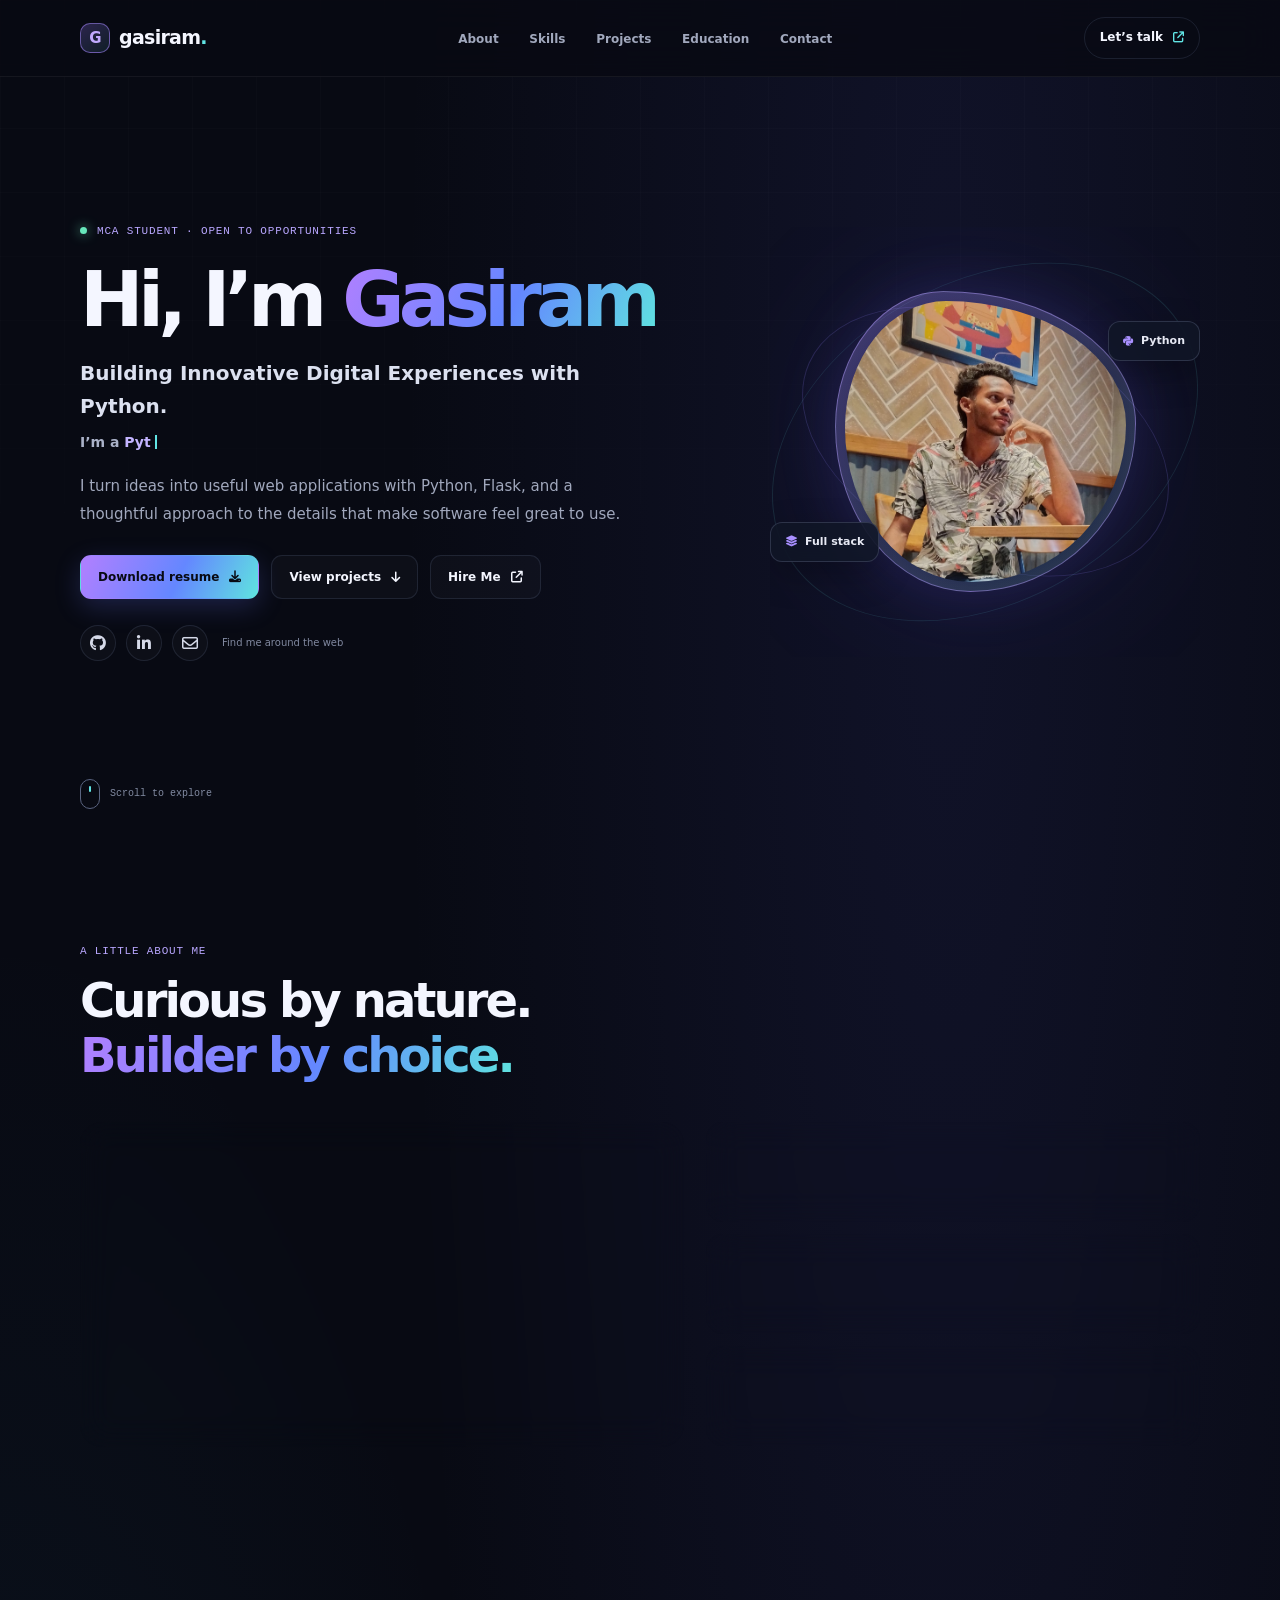
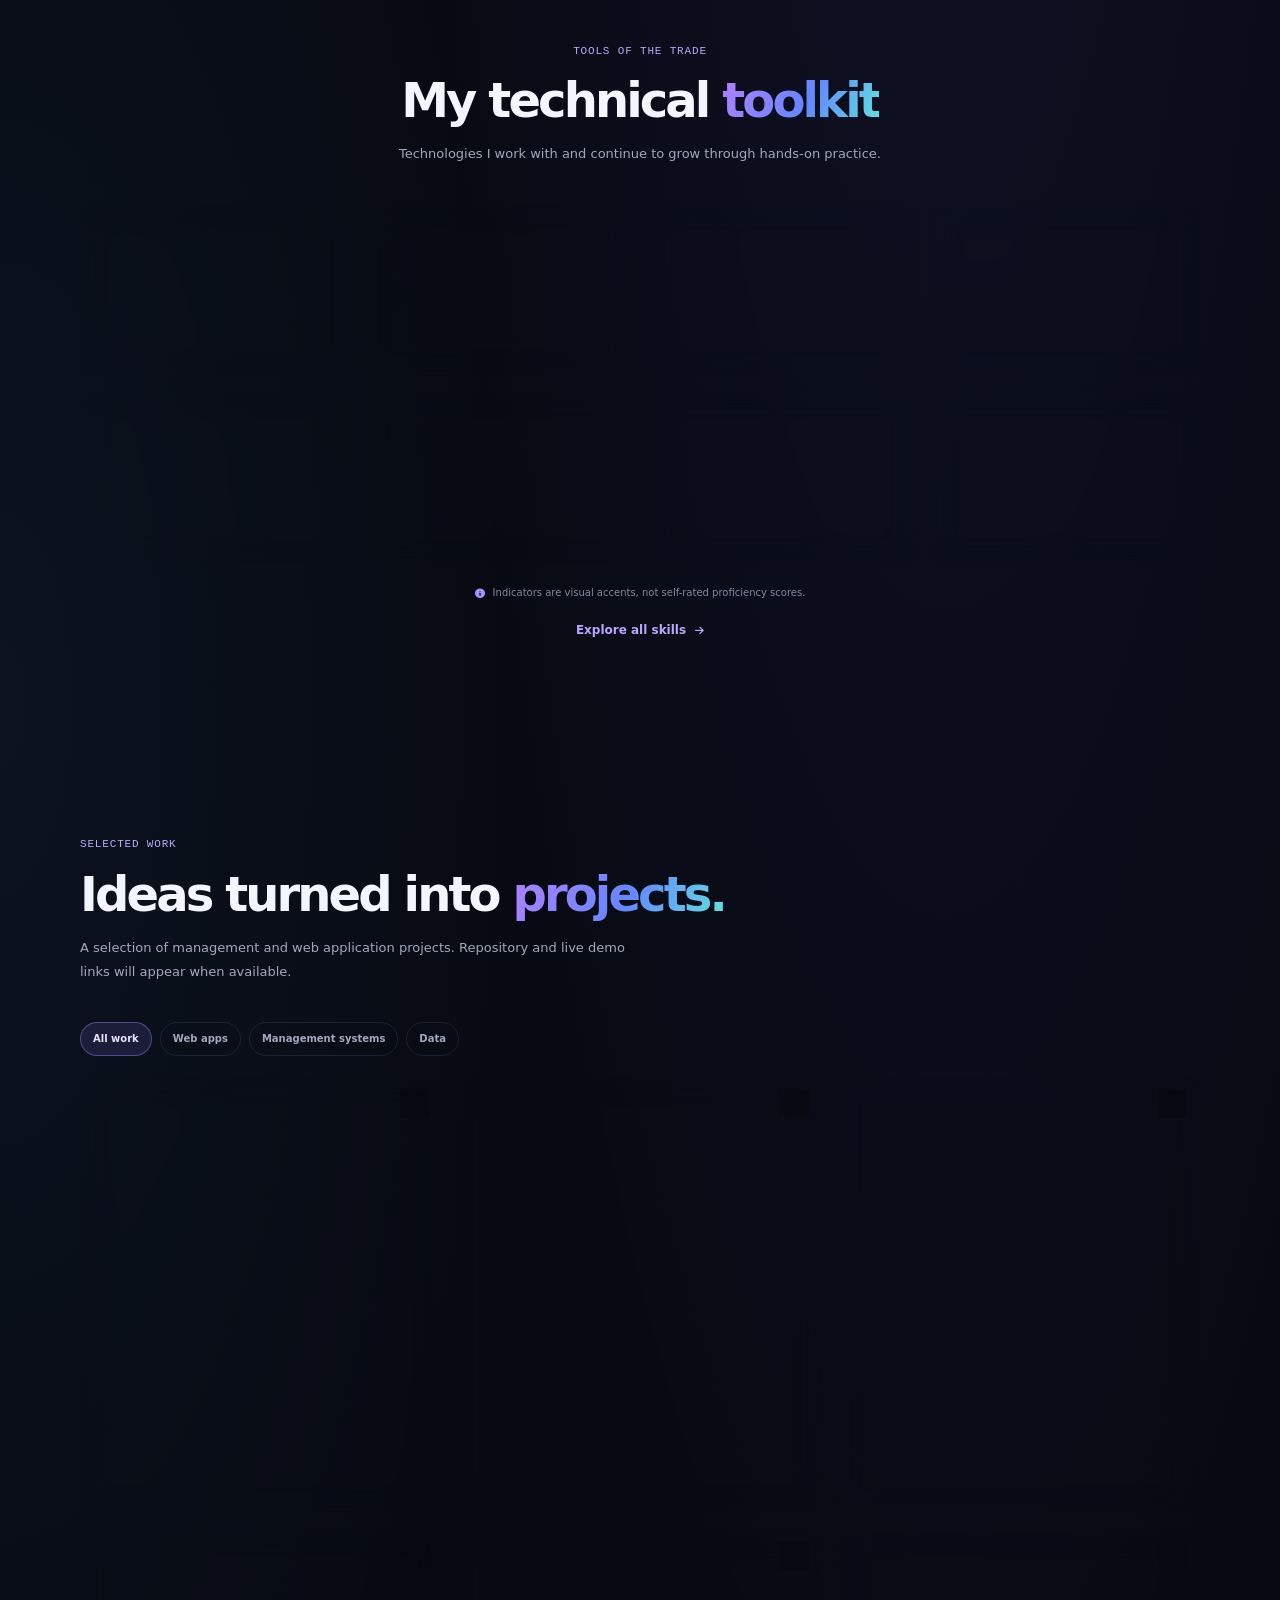
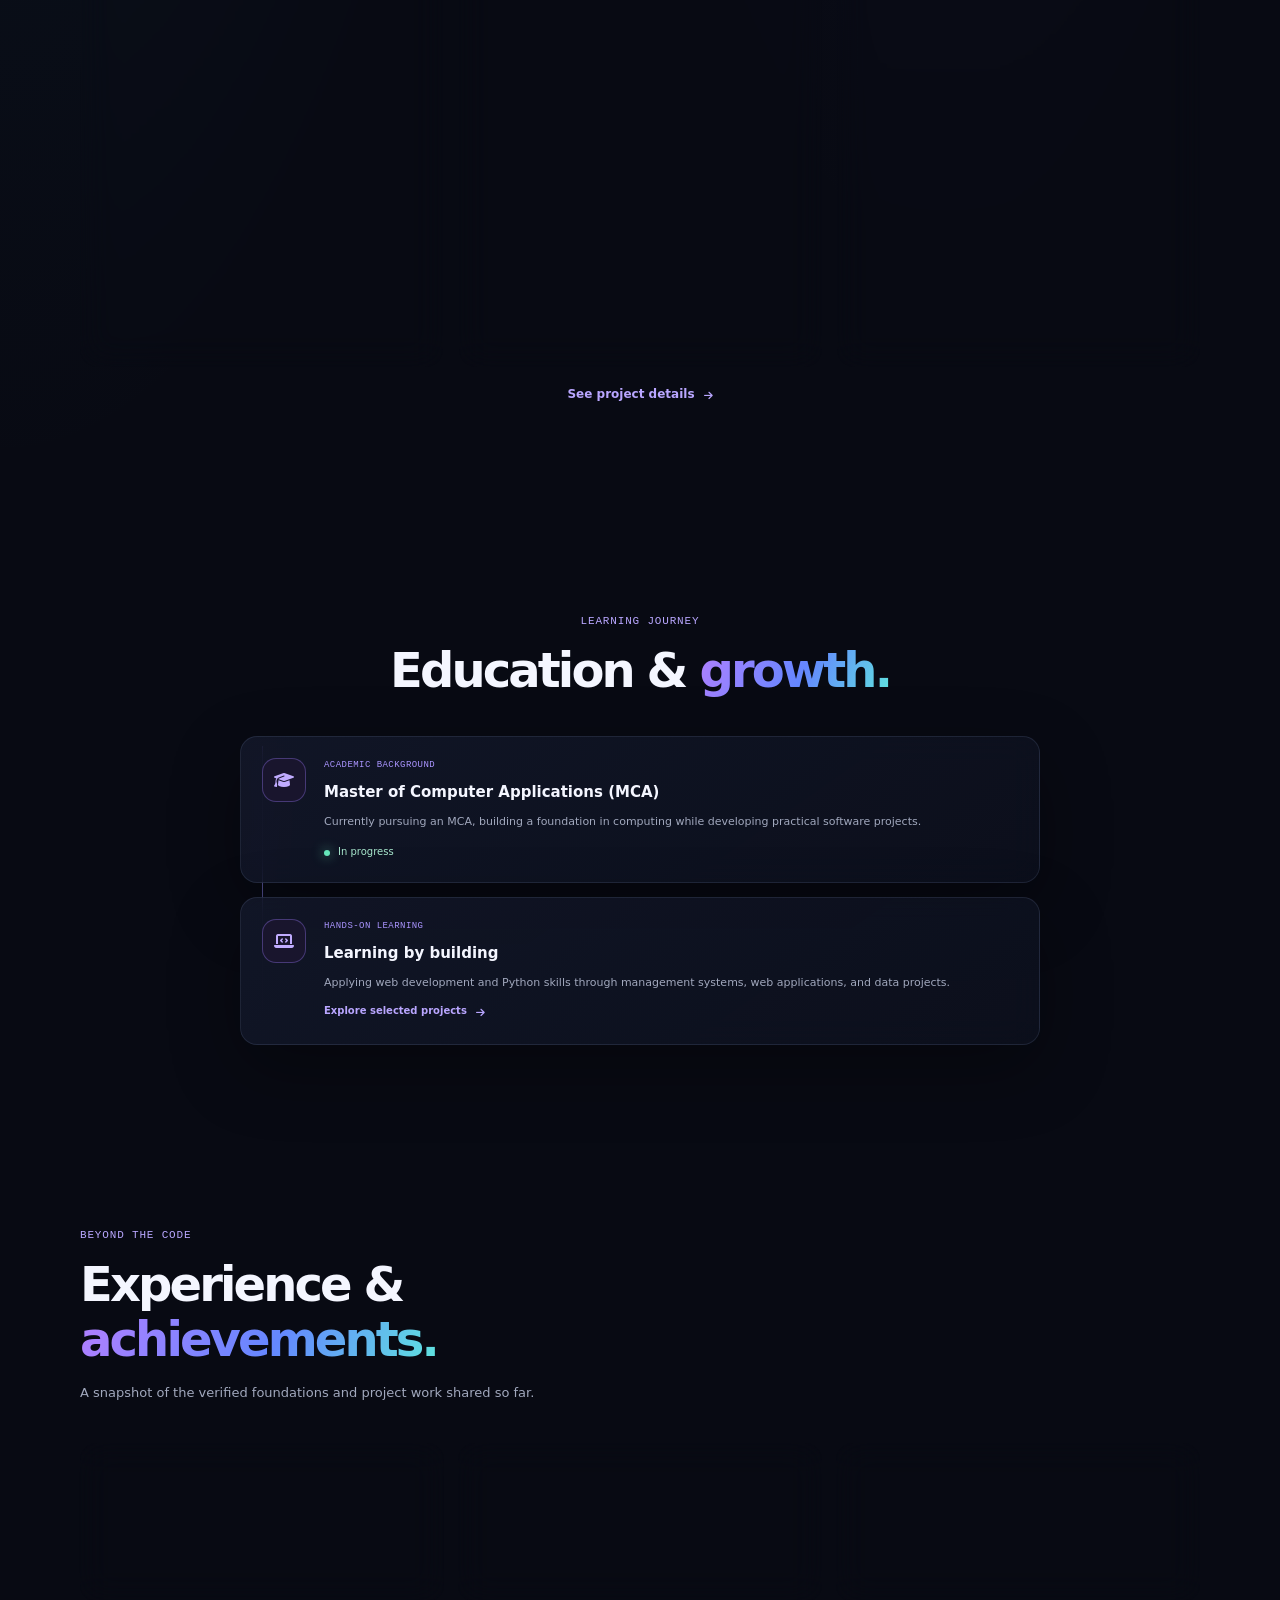
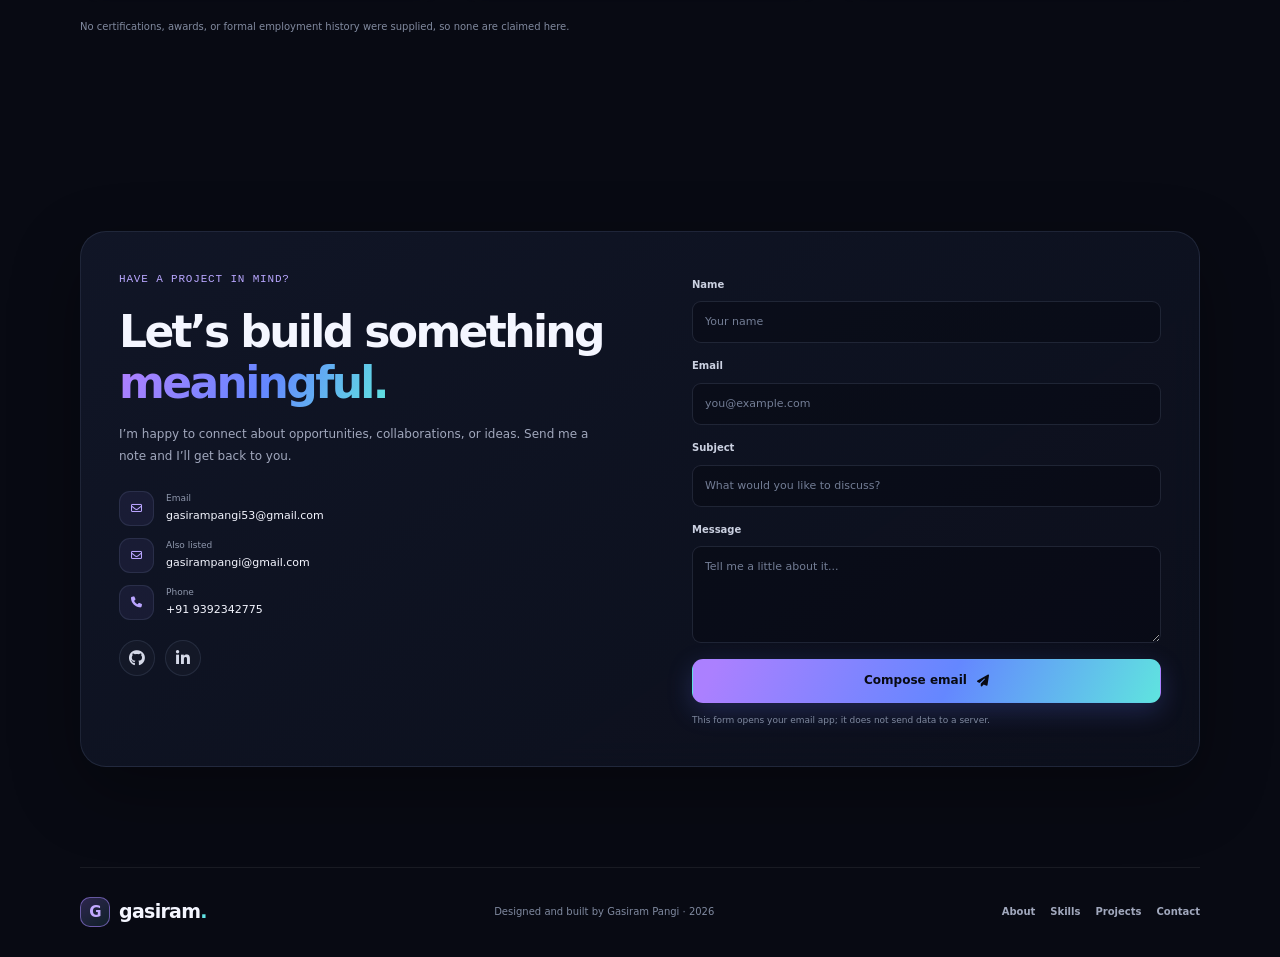
<file: index.html>
<!doctype html>
<html lang="en">
<head>
    <meta charset="UTF-8">
    <meta name="viewport" content="width=device-width, initial-scale=1">
    <meta name="theme-color" content="#080a13">
    <meta name="description" content="Gasiram is an MCA student and Python full stack developer focused on Flask, MySQL, and thoughtful web experiences.">
    <meta property="og:title" content="Gasiram | Python Full Stack Developer">
    <meta property="og:description" content="Explore Gasiram's projects, technical focus, education, and contact details.">
    <meta property="og:type" content="website">
    <title>Gasiram | Python Full Stack Developer</title>
    <link rel="preconnect" href="https://cdnjs.cloudflare.com">
    <link rel="stylesheet" href="style.css">
    <link rel="stylesheet" href="https://cdnjs.cloudflare.com/ajax/libs/font-awesome/6.5.1/css/all.min.css">
</head>
<body>
    <a class="skip-link" href="#main">Skip to content</a>
    <header class="site-header">
        <nav class="site-nav" aria-label="Main navigation">
            <a class="brand" href="#home" aria-label="Gasiram, home"><span class="brand-mark">G</span>gasiram<span class="brand-dot">.</span></a>
            <ul class="nav-links">
                <li><a href="#about">About</a></li>
                <li><a href="#skills">Skills</a></li>
                <li><a href="#projects">Projects</a></li>
                <li><a href="#education">Education</a></li>
                <li><a href="#contact">Contact</a></li>
            </ul>
            <a class="nav-cta" href="#contact">Let’s talk <i class="fa-solid fa-arrow-up-right-from-square" aria-hidden="true"></i></a>
        </nav>
    </header>

    <main id="main">
        <section class="hero section-shell" id="home" aria-labelledby="hero-title">
            <div class="hero-copy reveal">
                <p class="eyebrow"><span class="status-dot"></span> MCA student · Open to opportunities</p>
                <h1 id="hero-title">Hi, I’m <span class="gradient-text">Gasiram</span></h1>
                <p class="hero-subtitle">Building Innovative Digital Experiences with Python.</p>
                <p class="hero-role">I’m a <span class="typed-role" data-roles="Python Full Stack Developer|Flask Developer|MCA Student|Web Application Developer">Python Full Stack Developer</span><span class="typing-caret" aria-hidden="true"></span></p>
                <p class="hero-description">I turn ideas into useful web applications with Python, Flask, and a thoughtful approach to the details that make software feel great to use.</p>
                <div class="hero-actions">
                    <a class="button button-primary" href="images/Gasiram resume.pdf (1).pdf" download>Download resume <i class="fa-solid fa-download" aria-hidden="true"></i></a>
                    <a class="button button-secondary" href="#projects">View projects <i class="fa-solid fa-arrow-down" aria-hidden="true"></i></a>
                    <a class="button button-secondary" href="#contact">Hire Me <i class="fa-solid fa-arrow-up-right-from-square" aria-hidden="true"></i></a>
                </div>
                <div class="social-links" aria-label="Social links">
                    <a href="https://github.com/gasiram53" target="_blank" rel="noopener noreferrer" aria-label="GitHub profile"><i class="fa-brands fa-github" aria-hidden="true"></i></a>
                    <a href="https://www.linkedin.com/in/gasiram" target="_blank" rel="noopener noreferrer" aria-label="LinkedIn profile"><i class="fa-brands fa-linkedin-in" aria-hidden="true"></i></a>
                    <a href="mailto:gasirampangi53@gmail.com" aria-label="Email Gasiram"><i class="fa-regular fa-envelope" aria-hidden="true"></i></a>
                    <span class="social-caption">Find me around the web</span>
                </div>
            </div>
            <div class="hero-visual reveal" aria-label="Profile portrait">
                <div class="orbit orbit-one"></div>
                <div class="orbit orbit-two"></div>
                <div class="portrait-frame">
                    <img src="images/WhatsApp Image 2026-05-23 at 7.29.19 PM.jpeg" alt="Portrait of Gasiram" fetchpriority="high">
                </div>
                <div class="floating-chip chip-python"><i class="fa-brands fa-python" aria-hidden="true"></i> Python</div>
                <div class="floating-chip chip-flask"><i class="fa-solid fa-layer-group" aria-hidden="true"></i> Full stack</div>
                <div class="hero-glow" aria-hidden="true"></div>
            </div>
            <a class="scroll-hint" href="#about"><span></span> Scroll to explore</a>
        </section>

        <section class="section section-shell about-section" id="about" aria-labelledby="about-title">
            <div class="section-heading reveal">
                <p class="eyebrow">A little about me</p>
                <h2 id="about-title">Curious by nature.<br><span class="gradient-text">Builder by choice.</span></h2>
            </div>
            <div class="about-grid">
                <div class="about-copy glass-card reveal">
                    <p class="lead">I’m Gasiram, an MCA student who enjoys turning complex problems into clear, practical software.</p>
                    <p>My focus is full stack development with Python, Flask, and MySQL, supported by a strong interest in accessible, responsive web interfaces. I enjoy learning how each layer fits together—from a clean user experience to the logic and data behind it.</p>
                    <p>Whether I’m building a management tool or refining a small interaction, I bring curiosity, persistence, and a problem-solving mindset to the work.</p>
                    <a class="text-link" href="about.html">More about me <i class="fa-solid fa-arrow-right" aria-hidden="true"></i></a>
                </div>
                <div class="about-facts reveal">
                    <article class="fact-card glass-card"><span class="fact-icon"><i class="fa-solid fa-graduation-cap" aria-hidden="true"></i></span><div><h3>Academic focus</h3><p>Master of Computer Applications (MCA) student</p></div></article>
                    <article class="fact-card glass-card"><span class="fact-icon"><i class="fa-solid fa-code" aria-hidden="true"></i></span><div><h3>Development focus</h3><p>Python, Flask, MySQL, and web application development</p></div></article>
                    <article class="fact-card glass-card"><span class="fact-icon"><i class="fa-solid fa-location-dot" aria-hidden="true"></i></span><div><h3>Based in</h3><p>Visakhapatnam, Andhra Pradesh, India</p></div></article>
                </div>
            </div>
        </section>

        <section class="section section-shell skills-section" id="skills" aria-labelledby="skills-title">
            <div class="section-heading section-heading-centered reveal">
                <p class="eyebrow">Tools of the trade</p>
                <h2 id="skills-title">My technical <span class="gradient-text">toolkit</span></h2>
                <p class="section-intro">Technologies I work with and continue to grow through hands-on practice.</p>
            </div>
            <div class="skills-grid">
                <article class="skill-card glass-card reveal"><span class="skill-icon python"><i class="fa-brands fa-python" aria-hidden="true"></i></span><h3>Python</h3><p>Backend & scripting</p><div class="skill-meter" aria-hidden="true"><span></span></div></article>
                <article class="skill-card glass-card reveal"><span class="skill-icon flask"><i class="fa-solid fa-flask" aria-hidden="true"></i></span><h3>Flask</h3><p>Web applications</p><div class="skill-meter" aria-hidden="true"><span></span></div></article>
                <article class="skill-card glass-card reveal"><span class="skill-icon mysql"><i class="fa-solid fa-database" aria-hidden="true"></i></span><h3>MySQL</h3><p>Relational data</p><div class="skill-meter" aria-hidden="true"><span></span></div></article>
                <article class="skill-card glass-card reveal"><span class="skill-icon html"><i class="fa-brands fa-html5" aria-hidden="true"></i></span><h3>HTML5</h3><p>Accessible structure</p><div class="skill-meter" aria-hidden="true"><span></span></div></article>
                <article class="skill-card glass-card reveal"><span class="skill-icon css"><i class="fa-brands fa-css3-alt" aria-hidden="true"></i></span><h3>CSS3</h3><p>Responsive interfaces</p><div class="skill-meter" aria-hidden="true"><span></span></div></article>
                <article class="skill-card glass-card reveal"><span class="skill-icon javascript"><i class="fa-brands fa-js" aria-hidden="true"></i></span><h3>JavaScript</h3><p>Interactive experiences</p><div class="skill-meter" aria-hidden="true"><span></span></div></article>
                <article class="skill-card glass-card reveal"><span class="skill-icon git"><i class="fa-brands fa-github" aria-hidden="true"></i></span><h3>Git &amp; GitHub</h3><p>Version control</p><div class="skill-meter" aria-hidden="true"><span></span></div></article>
                <article class="skill-card glass-card reveal"><span class="skill-icon responsive"><i class="fa-solid fa-mobile-screen-button" aria-hidden="true"></i></span><h3>Responsive design</h3><p>Mobile-first layouts</p><div class="skill-meter" aria-hidden="true"><span></span></div></article>
            </div>
            <p class="skills-note"><i class="fa-solid fa-circle-info" aria-hidden="true"></i> Indicators are visual accents, not self-rated proficiency scores.</p>
            <a class="text-link centered-link" href="skills.html">Explore all skills <i class="fa-solid fa-arrow-right" aria-hidden="true"></i></a>
        </section>

        <section class="section section-shell projects-section" id="projects" aria-labelledby="projects-title">
            <div class="section-heading reveal">
                <p class="eyebrow">Selected work</p>
                <h2 id="projects-title">Ideas turned into <span class="gradient-text">projects.</span></h2>
                <p class="section-intro">A selection of management and web application projects. Repository and live demo links will appear when available.</p>
            </div>
            <div class="project-filters reveal" role="group" aria-label="Filter projects">
                <button class="filter-button is-active" type="button" data-filter="all" aria-pressed="true">All work</button>
                <button class="filter-button" type="button" data-filter="web" aria-pressed="false">Web apps</button>
                <button class="filter-button" type="button" data-filter="management" aria-pressed="false">Management systems</button>
                <button class="filter-button" type="button" data-filter="data" aria-pressed="false">Data</button>
            </div>
            <div class="projects-grid">
                <article class="project-card glass-card reveal" data-category="management">
                    <div class="project-preview hospital-preview"><img src="images/hospital (2).jpeg" alt="City Care Hospital website preview" loading="lazy"><span class="project-index">01</span></div>
                    <div class="project-body"><p class="project-type">Management system</p><h3>City Care Hospital Management System</h3><p>A hospital management project focused on organizing core healthcare workflows.</p><div class="tag-list"><span>Python</span><span>Management</span></div><div class="project-actions"><button class="button button-small button-muted" type="button" disabled title="Repository link not provided">GitHub</button><button class="button button-small button-muted" type="button" disabled title="Live demo link not provided">Live Demo</button></div></div>
                </article>
                <article class="project-card glass-card reveal" data-category="web">
                    <div class="project-preview pixora-preview" role="img" aria-label="Illustrative Pixora project preview"><div class="mock-window"><div class="mock-top"><i></i><i></i><i></i><span>pixora / feed</span></div><div class="mock-post"><div class="mock-avatar"></div><div class="mock-lines"><i></i><i></i></div><div class="mock-image"></div><div class="mock-controls"><i></i><i></i><i></i></div></div></div><span class="project-index">02</span></div>
                    <div class="project-body"><p class="project-type">Social application</p><h3>Pixora — Social Media Application</h3><p>A Flask and MySQL social-sharing MVP for creating and sharing content.</p><div class="tag-list"><span>Flask</span><span>MySQL</span></div><div class="project-actions"><a class="button button-small button-secondary" href="https://github.com/gasiram53/hello_pixora" target="_blank" rel="noopener noreferrer">GitHub <i class="fa-brands fa-github" aria-hidden="true"></i></a><button class="button button-small button-muted" type="button" disabled title="No hosted demo is available">Live Demo</button></div></div>
                </article>
                <article class="project-card glass-card reveal" data-category="management">
                    <div class="project-preview library-preview" role="img" aria-label="Illustrative digital library project preview"><div class="library-ui"><span class="library-sidebar"></span><span class="library-book book-one"></span><span class="library-book book-two"></span><span class="library-book book-three"></span><span class="library-row"></span><span class="library-row"></span></div><span class="project-index">03</span></div>
                    <div class="project-body"><p class="project-type">Management system</p><h3>Digital Library Management System</h3><p>A library management project for keeping digital resources and lending activity organized.</p><div class="tag-list"><span>Details pending</span></div><div class="project-actions"><button class="button button-small button-muted" type="button" disabled title="Repository link not provided">GitHub</button><button class="button button-small button-muted" type="button" disabled title="Live demo link not provided">Live Demo</button></div></div>
                </article>
                <article class="project-card glass-card reveal" data-category="management">
                    <div class="project-preview attendance-preview" role="img" aria-label="Illustrative student attendance project preview"><div class="attendance-ui"><div class="attendance-heading"><i class="fa-solid fa-chart-pie" aria-hidden="true"></i><span></span></div><div class="attendance-stat"><i></i><i></i><i></i></div><div class="attendance-table"><i></i><i></i><i></i><i></i></div></div><span class="project-index">04</span></div>
                    <div class="project-body"><p class="project-type">Management system</p><h3>Student Attendance Management System</h3><p>A student-focused system concept for managing attendance records and summaries.</p><div class="tag-list"><span>Details pending</span></div><div class="project-actions"><button class="button button-small button-muted" type="button" disabled title="Repository link not provided">GitHub</button><button class="button button-small button-muted" type="button" disabled title="Live demo link not provided">Live Demo</button></div></div>
                </article>
                <article class="project-card glass-card reveal" data-category="web">
                    <div class="project-preview ecommerce-preview"><img src="images/ec.jpeg" alt="E-commerce website preview" loading="lazy"><span class="project-index">05</span></div>
                    <div class="project-body"><p class="project-type">Web application</p><h3>E-Commerce Website</h3><p>A shopping website built using HTML, CSS, and JavaScript.</p><div class="tag-list"><span>HTML</span><span>CSS</span><span>JavaScript</span></div><div class="project-actions"><a class="button button-small button-secondary" href="images/ec.jpeg">View preview <i class="fa-solid fa-arrow-up-right-from-square" aria-hidden="true"></i></a><span class="button button-small button-muted" aria-disabled="true" title="Live demo link not provided">Live demo unavailable</span></div></div>
                </article>
                <article class="project-card glass-card reveal" data-category="data">
                    <div class="project-preview sports-preview"><img src="images/WhatsApp Image 2026-08-10 at 6.42.38 PM.jpeg" alt="Sports data analysis project preview" loading="lazy"><span class="project-index">06</span></div>
                    <div class="project-body"><p class="project-type">Data project</p><h3>Sports Data Analysis</h3><p>Cricket analytics using Python and NumPy.</p><div class="tag-list"><span>Python</span><span>NumPy</span><span>Analytics</span></div><div class="project-actions"><a class="button button-small button-secondary" href="images/WhatsApp Image 2026-08-10 at 6.42.38 PM.jpeg">View preview <i class="fa-solid fa-arrow-up-right-from-square" aria-hidden="true"></i></a><span class="button button-small button-muted" aria-disabled="true" title="Live demo link not provided">Live demo unavailable</span></div></div>
                </article>
            </div>
            <a class="text-link centered-link" href="projects.html">See project details <i class="fa-solid fa-arrow-right" aria-hidden="true"></i></a>
        </section>

        <section class="section section-shell education-section" id="education" aria-labelledby="education-title">
            <div class="section-heading section-heading-centered reveal">
                <p class="eyebrow">Learning journey</p>
                <h2 id="education-title">Education &amp; <span class="gradient-text">growth.</span></h2>
            </div>
            <div class="timeline">
                <article class="timeline-item glass-card reveal">
                    <span class="timeline-marker"><i class="fa-solid fa-graduation-cap" aria-hidden="true"></i></span>
                    <div><p class="timeline-label">Academic background</p><h3>Master of Computer Applications (MCA)</h3><p>Currently pursuing an MCA, building a foundation in computing while developing practical software projects.</p><span class="timeline-status"><i class="fa-solid fa-circle" aria-hidden="true"></i> In progress</span></div>
                </article>
                <article class="timeline-item glass-card reveal">
                    <span class="timeline-marker"><i class="fa-solid fa-laptop-code" aria-hidden="true"></i></span>
                    <div><p class="timeline-label">Hands-on learning</p><h3>Learning by building</h3><p>Applying web development and Python skills through management systems, web applications, and data projects.</p><a class="text-link" href="#projects">Explore selected projects <i class="fa-solid fa-arrow-right" aria-hidden="true"></i></a></div>
                </article>
            </div>
        </section>

        <section class="section section-shell achievements-section" id="experience" aria-labelledby="experience-title">
            <div class="section-heading reveal">
                <p class="eyebrow">Beyond the code</p>
                <h2 id="experience-title">Experience &amp; <span class="gradient-text">achievements.</span></h2>
                <p class="section-intro">A snapshot of the verified foundations and project work shared so far.</p>
            </div>
            <div class="achievement-grid">
                <article class="achievement-card glass-card reveal"><span class="achievement-icon"><i class="fa-solid fa-diagram-project" aria-hidden="true"></i></span><h3>Project-based practice</h3><p>Building and exploring web, management, and data applications as part of a growing development portfolio.</p></article>
                <article class="achievement-card glass-card reveal"><span class="achievement-icon"><i class="fa-solid fa-brain" aria-hidden="true"></i></span><h3>Problem-solving mindset</h3><p>Focused on understanding the problem, structuring a practical solution, and improving through iteration.</p></article>
                <article class="achievement-card glass-card reveal"><span class="achievement-icon"><i class="fa-solid fa-book-open" aria-hidden="true"></i></span><h3>Continuous learning</h3><p>Strengthening full stack skills in parallel with MCA studies and hands-on software development.</p></article>
            </div>
            <p class="verification-note">No certifications, awards, or formal employment history were supplied, so none are claimed here.</p>
        </section>

        <section class="section section-shell contact-section" id="contact" aria-labelledby="contact-title">
            <div class="contact-panel glass-card reveal">
                <div class="contact-copy">
                    <p class="eyebrow">Have a project in mind?</p>
                    <h2 id="contact-title">Let’s build something <span class="gradient-text">meaningful.</span></h2>
                    <p>I’m happy to connect about opportunities, collaborations, or ideas. Send me a note and I’ll get back to you.</p>
                    <div class="contact-methods">
                        <a href="mailto:gasirampangi53@gmail.com"><i class="fa-regular fa-envelope" aria-hidden="true"></i><span><small>Email</small>gasirampangi53@gmail.com</span></a>
                        <a href="mailto:gasirampangi@gmail.com"><i class="fa-regular fa-envelope" aria-hidden="true"></i><span><small>Also listed</small>gasirampangi@gmail.com</span></a>
                        <a href="tel:+919392342775"><i class="fa-solid fa-phone" aria-hidden="true"></i><span><small>Phone</small>+91 9392342775</span></a>
                    </div>
                    <div class="social-links contact-socials">
                        <a href="https://github.com/gasiram53" target="_blank" rel="noopener noreferrer" aria-label="GitHub profile"><i class="fa-brands fa-github" aria-hidden="true"></i></a>
                        <a href="https://www.linkedin.com/in/gasiram" target="_blank" rel="noopener noreferrer" aria-label="LinkedIn profile"><i class="fa-brands fa-linkedin-in" aria-hidden="true"></i></a>
                    </div>
                </div>
                <form class="contact-form" data-contact-form>
                    <label for="contact-name">Name</label>
                    <input id="contact-name" name="name" type="text" autocomplete="name" placeholder="Your name" required>
                    <label for="contact-email">Email</label>
                    <input id="contact-email" name="email" type="email" autocomplete="email" placeholder="you@example.com" required>
                    <label for="contact-subject">Subject</label>
                    <input id="contact-subject" name="subject" type="text" placeholder="What would you like to discuss?" required>
                    <label for="contact-message">Message</label>
                    <textarea id="contact-message" name="message" rows="4" placeholder="Tell me a little about it..." required></textarea>
                    <button class="button button-primary" type="submit">Compose email <i class="fa-solid fa-paper-plane" aria-hidden="true"></i></button>
                    <p class="form-note" aria-live="polite">This form opens your email app; it does not send data to a server.</p>
                </form>
            </div>
        </section>
    </main>

    <footer class="site-footer">
        <a class="brand" href="#home"><span class="brand-mark">G</span>gasiram<span class="brand-dot">.</span></a>
        <p>Designed and built by Gasiram Pangi · <span id="current-year">2026</span></p>
        <div class="footer-links"><a href="about.html">About</a><a href="skills.html">Skills</a><a href="projects.html">Projects</a><a href="contact.html">Contact</a></div>
    </footer>
    <button class="back-to-top" type="button" aria-label="Back to top"><i class="fa-solid fa-arrow-up" aria-hidden="true"></i></button>
    <script src="script.js" defer></script>
</body>
</html>
</file>
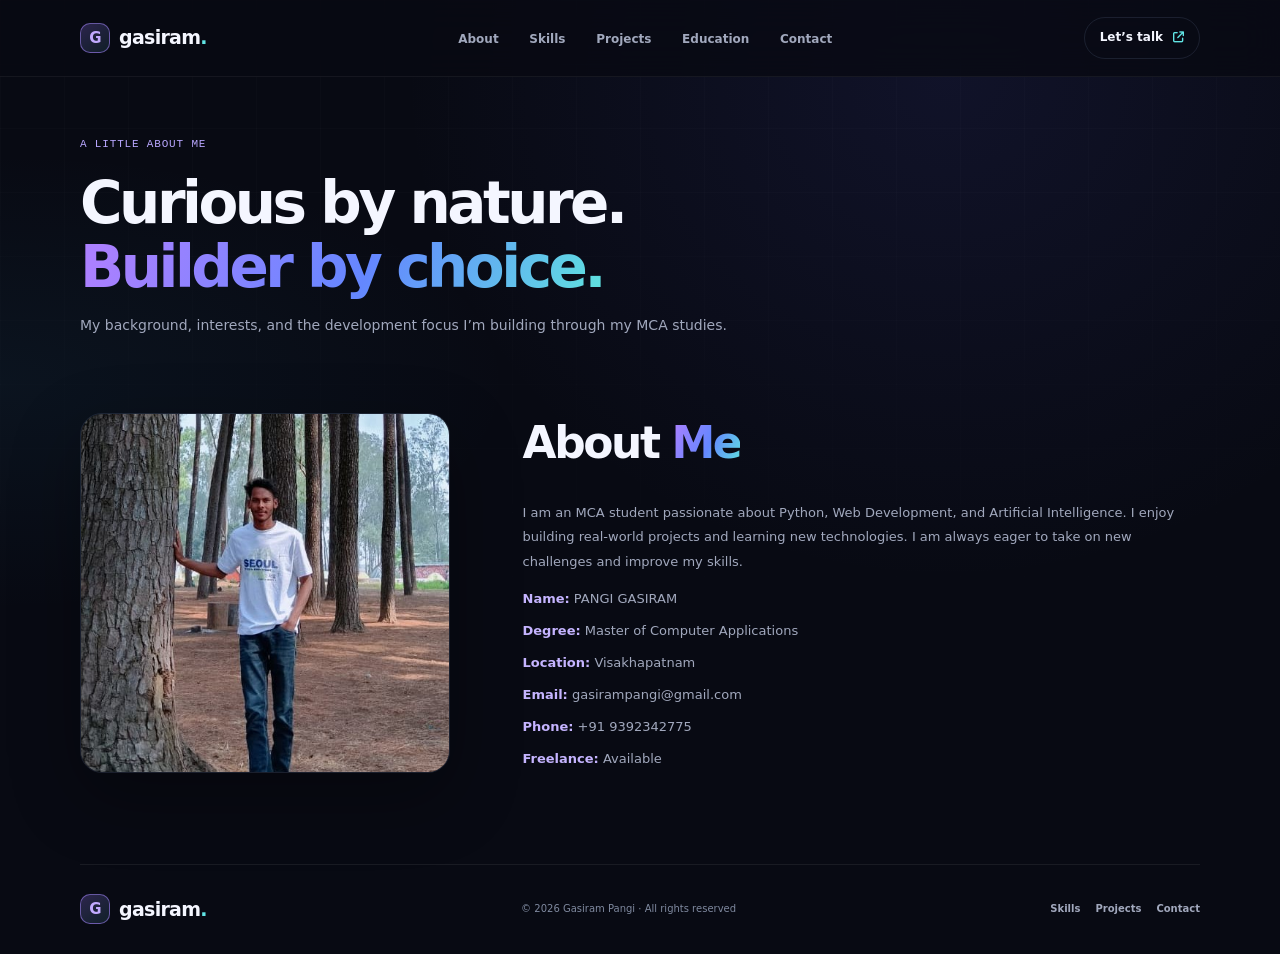
<file: about.html>
<!DOCTYPE html>
<html lang="en">
<head>
    <meta charset="UTF-8">
    <meta name="viewport" content="width=device-width, initial-scale=1">
    <meta name="theme-color" content="#080a13">
    <meta name="description" content="Learn about Gasiram, an MCA student focused on Python full stack development and practical software projects.">
    <title>About Gasiram | Python Full Stack Developer</title>
    <link rel="stylesheet" href="style.css">
    <link rel="stylesheet" href="https://cdnjs.cloudflare.com/ajax/libs/font-awesome/6.5.1/css/all.min.css">
</head>
<body>

<a class="skip-link" href="#main">Skip to content</a>
<header class="site-header">
    <nav class="site-nav" aria-label="Main navigation">
        <a class="brand" href="index.html#home"><span class="brand-mark">G</span>gasiram<span class="brand-dot">.</span></a>
        <ul class="nav-links">
            <li><a href="index.html#about">About</a></li>
            <li><a href="index.html#skills">Skills</a></li>
            <li><a href="index.html#projects">Projects</a></li>
            <li><a href="index.html#education">Education</a></li>
            <li><a href="index.html#contact">Contact</a></li>
        </ul>
        <a class="nav-cta" href="index.html#contact">Let’s talk <i class="fa-solid fa-arrow-up-right-from-square" aria-hidden="true"></i></a>
    </nav>
</header>
<main id="main" class="subpage-main">
<section class="subpage-hero section-shell">
    <p class="eyebrow">A little about me</p>
    <h1>Curious by nature.<br><span class="gradient-text">Builder by choice.</span></h1>
    <p>My background, interests, and the development focus I’m building through my MCA studies.</p>
</section>
<section id="about" class="about">
    <div class="about-container">

        <!-- About Image -->
        <div class="about-image">
            <img src="images/gd.jpeg" alt="About Image">
        </div>

        <!-- About Content -->
        <div class="about-content">
            <h2>About <span>Me</span></h2>

            <p>
                I am an MCA student passionate about Python, Web Development,
                and Artificial Intelligence. I enjoy building real-world
                projects and learning new technologies. I am always eager
                to take on new challenges and improve my skills.
            </p>

            <div class="about-info">

                <div class="info-left">
                    <p><strong>Name:</strong> PANGI GASIRAM</p>
                    <p><strong>Degree:</strong> Master of Computer Applications</p>
                    <p><strong>Location:</strong> Visakhapatnam</p>
                </div>

                <div class="info-right">
                    <p><strong>Email:</strong> gasirampangi@gmail.com</p>
                    <p><strong>Phone:</strong> +91 9392342775</p>
                    <p><strong>Freelance:</strong> Available</p>
                </div>

            </div>
        </div>

    </div>
</section>
</main>

<footer class="site-footer">
    <a class="brand" href="index.html#home"><span class="brand-mark">G</span>gasiram<span class="brand-dot">.</span></a>
    <p>© <span id="current-year">2026</span> Gasiram Pangi · All rights reserved</p>
    <div class="footer-links"><a href="skills.html">Skills</a><a href="projects.html">Projects</a><a href="contact.html">Contact</a></div>
</footer>

<script src="script.js" defer></script>

</body>
</html>
</file>
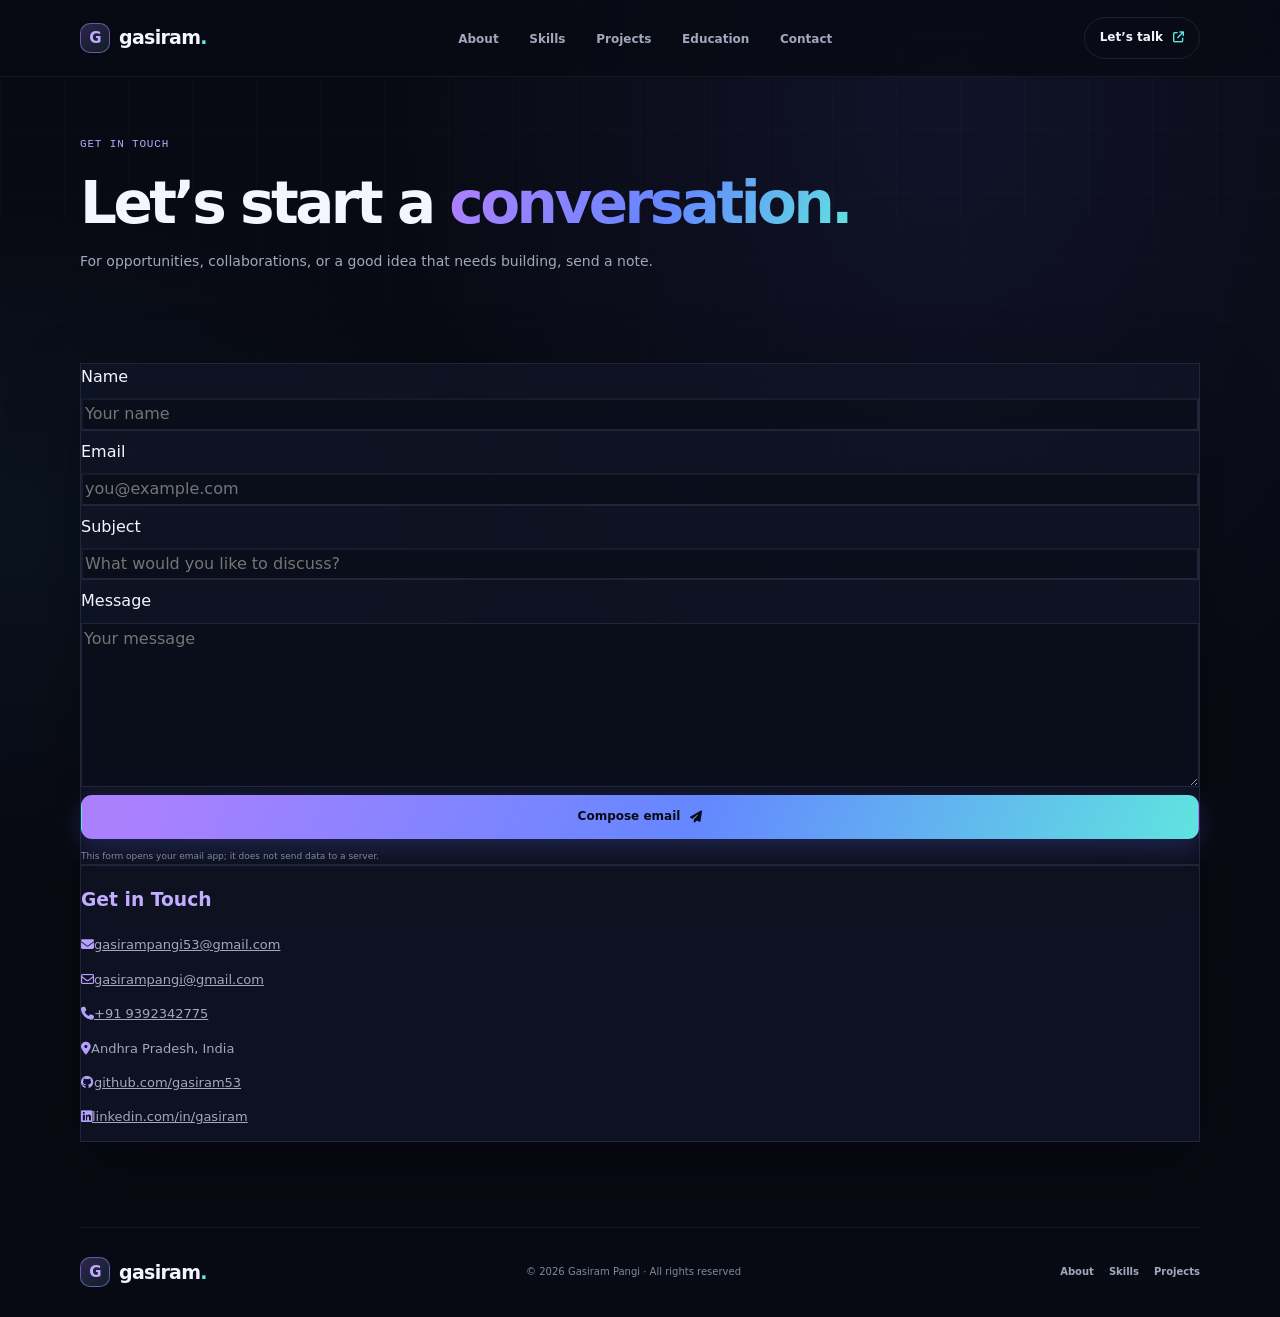
<file: contact.html>
<!doctype html>
<html lang="en">
<head>
    <meta charset="UTF-8">
    <meta name="viewport" content="width=device-width, initial-scale=1">
    <meta name="theme-color" content="#080a13">
    <meta name="description" content="Contact Gasiram about software development opportunities, collaborations, and project ideas.">
    <title>Contact Gasiram | Python Full Stack Developer</title>
    <link rel="stylesheet" href="style.css">
    <link rel="stylesheet" href="https://cdnjs.cloudflare.com/ajax/libs/font-awesome/6.5.1/css/all.min.css">
</head>
<body>
    <a class="skip-link" href="#main">Skip to content</a>
    <header class="site-header">
        <nav class="site-nav" aria-label="Main navigation">
            <a class="brand" href="index.html#home"><span class="brand-mark">G</span>gasiram<span class="brand-dot">.</span></a>
            <ul class="nav-links">
                <li><a href="index.html#about">About</a></li>
                <li><a href="index.html#skills">Skills</a></li>
                <li><a href="index.html#projects">Projects</a></li>
                <li><a href="index.html#education">Education</a></li>
                <li><a href="index.html#contact">Contact</a></li>
            </ul>
            <a class="nav-cta" href="index.html#contact">Let’s talk <i class="fa-solid fa-arrow-up-right-from-square" aria-hidden="true"></i></a>
        </nav>
    </header>
    <main id="main" class="subpage-main">
        <section class="subpage-hero section-shell">
            <p class="eyebrow">Get in touch</p>
            <h1>Let’s start a <span class="gradient-text">conversation.</span></h1>
            <p>For opportunities, collaborations, or a good idea that needs building, send a note.</p>
        </section>
        <section class="contact">
            <div class="contact-container">
                <form data-contact-form>
                    <label for="contact-name">Name</label>
                    <input id="contact-name" name="name" type="text" autocomplete="name" placeholder="Your name" required>
                    <label for="contact-email">Email</label>
                    <input id="contact-email" name="email" type="email" autocomplete="email" placeholder="you@example.com" required>
                    <label for="contact-subject">Subject</label>
                    <input id="contact-subject" name="subject" type="text" placeholder="What would you like to discuss?" required>
                    <label for="contact-message">Message</label>
                    <textarea id="contact-message" name="message" rows="6" placeholder="Your message" required></textarea>
                    <button class="button button-primary" type="submit">Compose email <i class="fa-solid fa-paper-plane" aria-hidden="true"></i></button>
                    <p class="form-note" aria-live="polite">This form opens your email app; it does not send data to a server.</p>
                </form>
                <div class="contact-info">
                    <h3>Get in Touch</h3>
                    <p><i class="fa-solid fa-envelope" aria-hidden="true"></i><a href="mailto:gasirampangi53@gmail.com">gasirampangi53@gmail.com</a></p>
                    <p><i class="fa-regular fa-envelope" aria-hidden="true"></i><a href="mailto:gasirampangi@gmail.com">gasirampangi@gmail.com</a></p>
                    <p><i class="fa-solid fa-phone" aria-hidden="true"></i><a href="tel:+919392342775">+91 9392342775</a></p>
                    <p><i class="fa-solid fa-location-dot" aria-hidden="true"></i>Andhra Pradesh, India</p>
                    <p><i class="fa-brands fa-github" aria-hidden="true"></i><a href="https://github.com/gasiram53" target="_blank" rel="noopener noreferrer">github.com/gasiram53</a></p>
                    <p><i class="fa-brands fa-linkedin" aria-hidden="true"></i><a href="https://www.linkedin.com/in/gasiram" target="_blank" rel="noopener noreferrer">linkedin.com/in/gasiram</a></p>
                </div>
            </div>
        </section>
    </main>
    <footer class="site-footer">
        <a class="brand" href="index.html#home"><span class="brand-mark">G</span>gasiram<span class="brand-dot">.</span></a>
        <p>© <span id="current-year">2026</span> Gasiram Pangi · All rights reserved</p>
        <div class="footer-links"><a href="about.html">About</a><a href="skills.html">Skills</a><a href="projects.html">Projects</a></div>
    </footer>
    <button class="back-to-top" type="button" aria-label="Back to top"><i class="fa-solid fa-arrow-up" aria-hidden="true"></i></button>
    <script src="script.js" defer></script>
</body>
</html>
</file>
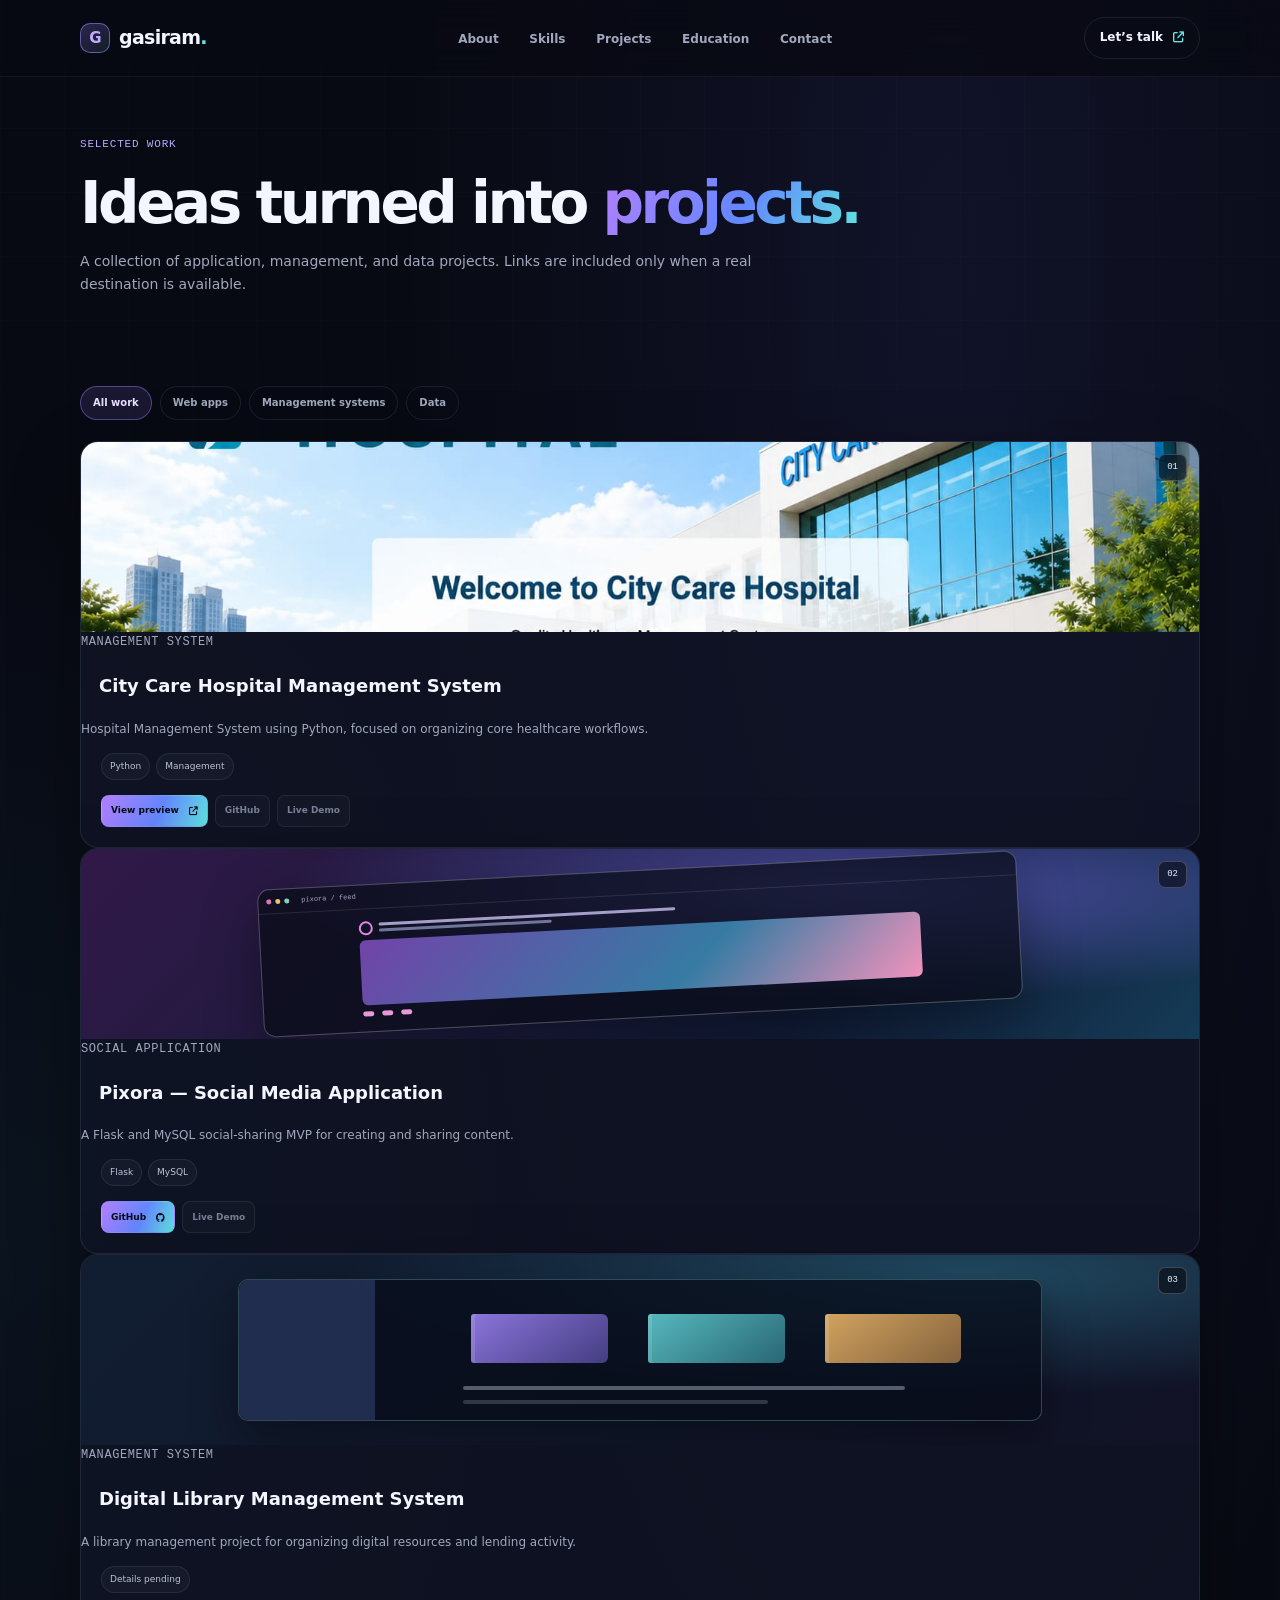
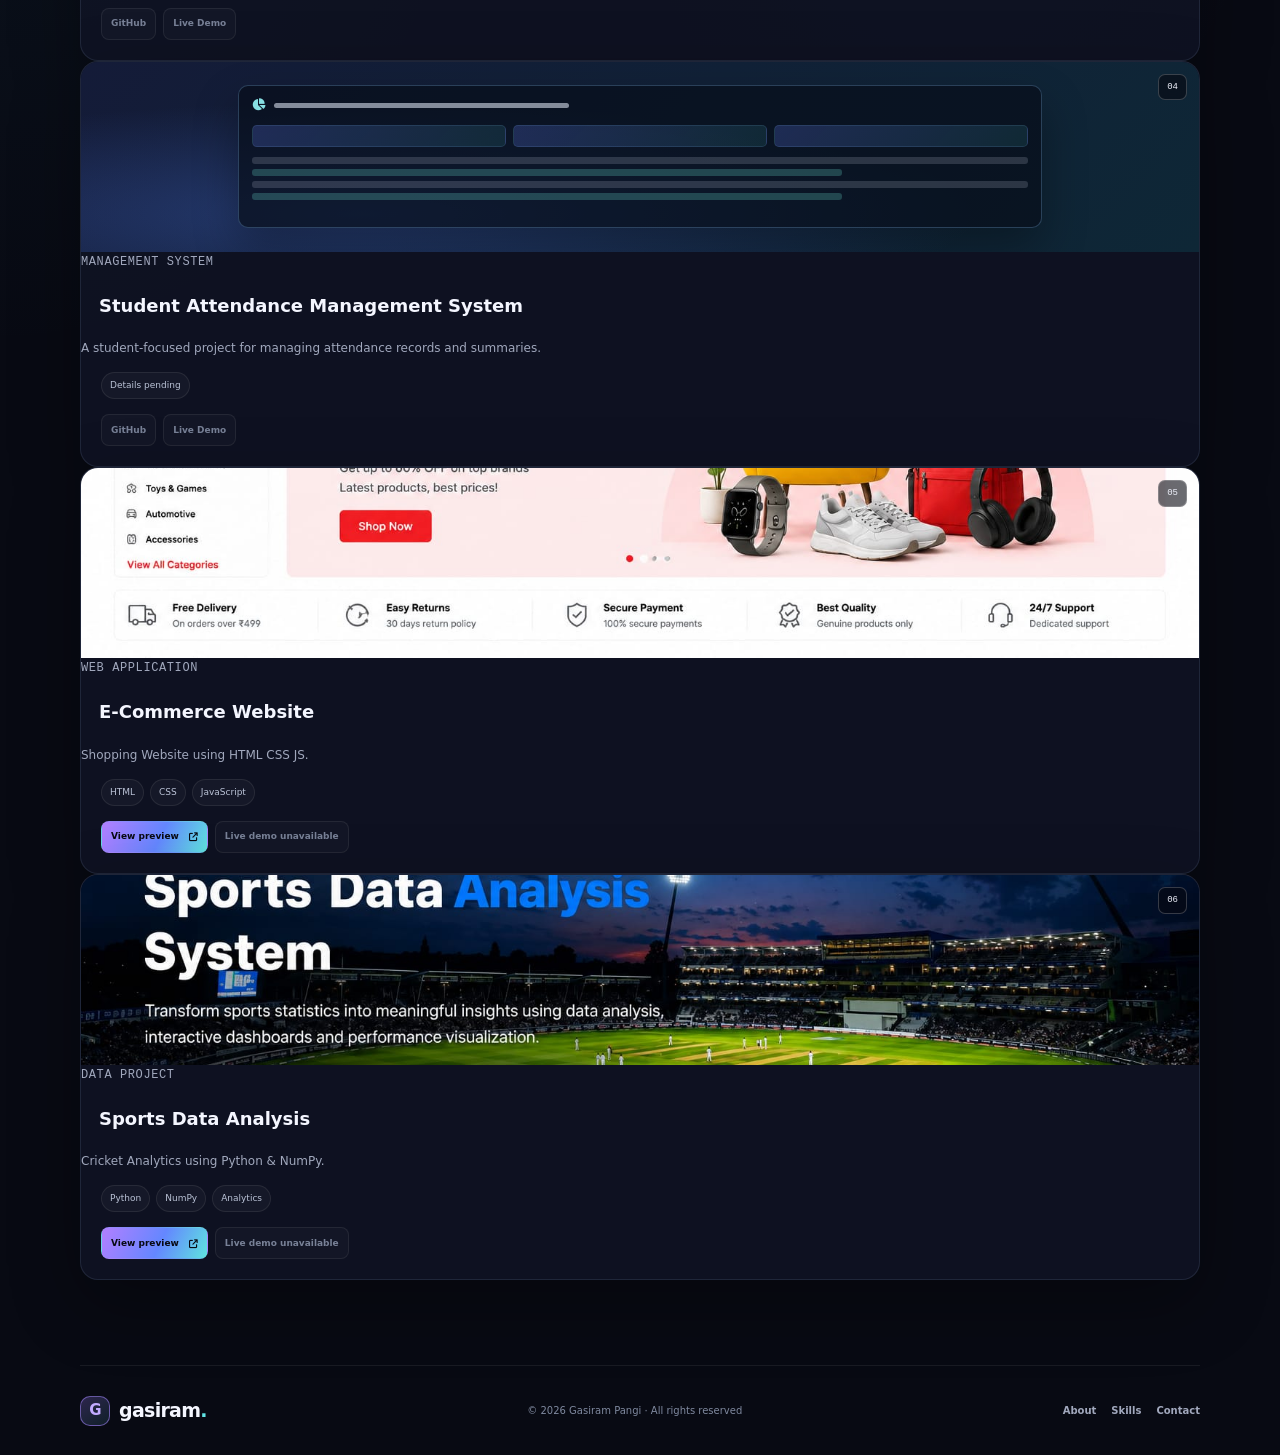
<file: projects.html>
<!doctype html>
<html lang="en">
<head>
    <meta charset="UTF-8">
    <meta name="viewport" content="width=device-width, initial-scale=1">
    <meta name="theme-color" content="#080a13">
    <meta name="description" content="Selected web, management, and data projects by Gasiram, an MCA student and Python full stack developer.">
    <title>Projects | Gasiram</title>
    <link rel="stylesheet" href="style.css">
    <link rel="stylesheet" href="https://cdnjs.cloudflare.com/ajax/libs/font-awesome/6.5.1/css/all.min.css">
</head>
<body>
    <a class="skip-link" href="#main">Skip to content</a>
    <header class="site-header">
        <nav class="site-nav" aria-label="Main navigation">
            <a class="brand" href="index.html#home"><span class="brand-mark">G</span>gasiram<span class="brand-dot">.</span></a>
            <ul class="nav-links">
                <li><a href="index.html#about">About</a></li>
                <li><a href="index.html#skills">Skills</a></li>
                <li><a href="index.html#projects">Projects</a></li>
                <li><a href="index.html#education">Education</a></li>
                <li><a href="index.html#contact">Contact</a></li>
            </ul>
            <a class="nav-cta" href="index.html#contact">Let’s talk <i class="fa-solid fa-arrow-up-right-from-square" aria-hidden="true"></i></a>
        </nav>
    </header>
    <main id="main" class="subpage-main">
        <section class="subpage-hero section-shell">
            <p class="eyebrow">Selected work</p>
            <h1>Ideas turned into <span class="gradient-text">projects.</span></h1>
            <p>A collection of application, management, and data projects. Links are included only when a real destination is available.</p>
        </section>
        <section class="projects" id="projects">
            <div class="project-filters" role="group" aria-label="Filter projects">
                <button class="filter-button is-active" type="button" data-filter="all" aria-pressed="true">All work</button>
                <button class="filter-button" type="button" data-filter="web" aria-pressed="false">Web apps</button>
                <button class="filter-button" type="button" data-filter="management" aria-pressed="false">Management systems</button>
                <button class="filter-button" type="button" data-filter="data" aria-pressed="false">Data</button>
            </div>
            <div class="project-box">
                <article class="project project-card" data-category="management">
                    <div class="project-preview"><img src="images/hospital (2).jpeg" alt="City Care Hospital website preview" loading="lazy"><span class="project-index">01</span></div>
                    <p class="project-type">Management system</p>
                    <h3>City Care Hospital Management System</h3>
                    <p>Hospital Management System using Python, focused on organizing core healthcare workflows.</p>
                    <div class="tag-list"><span>Python</span><span>Management</span></div>
                    <div class="project-actions"><a class="button button-small button-secondary" href="images/hospital (2).jpeg">View preview <i class="fa-solid fa-arrow-up-right-from-square" aria-hidden="true"></i></a><button class="button button-small button-muted" type="button" disabled title="Repository link not provided">GitHub</button><button class="button button-small button-muted" type="button" disabled title="Live demo link not provided">Live Demo</button></div>
                </article>
                <article class="project project-card" data-category="web">
                    <div class="project-preview pixora-preview" role="img" aria-label="Illustrative Pixora project preview"><div class="mock-window"><div class="mock-top"><i></i><i></i><i></i><span>pixora / feed</span></div><div class="mock-post"><div class="mock-avatar"></div><div class="mock-lines"><i></i><i></i></div><div class="mock-image"></div><div class="mock-controls"><i></i><i></i><i></i></div></div></div><span class="project-index">02</span></div>
                    <p class="project-type">Social application</p>
                    <h3>Pixora — Social Media Application</h3>
                    <p>A Flask and MySQL social-sharing MVP for creating and sharing content.</p>
                    <div class="tag-list"><span>Flask</span><span>MySQL</span></div>
                    <div class="project-actions"><a class="button button-small button-secondary" href="https://github.com/gasiram53/hello_pixora" target="_blank" rel="noopener noreferrer">GitHub <i class="fa-brands fa-github" aria-hidden="true"></i></a><button class="button button-small button-muted" type="button" disabled title="No hosted demo is available">Live Demo</button></div>
                </article>
                <article class="project project-card" data-category="management">
                    <div class="project-preview library-preview" role="img" aria-label="Illustrative digital library project preview"><div class="library-ui"><span class="library-sidebar"></span><span class="library-book book-one"></span><span class="library-book book-two"></span><span class="library-book book-three"></span><span class="library-row"></span><span class="library-row"></span></div><span class="project-index">03</span></div>
                    <p class="project-type">Management system</p>
                    <h3>Digital Library Management System</h3>
                    <p>A library management project for organizing digital resources and lending activity.</p>
                    <div class="tag-list"><span>Details pending</span></div>
                    <div class="project-actions"><button class="button button-small button-muted" type="button" disabled title="Repository link not provided">GitHub</button><button class="button button-small button-muted" type="button" disabled title="Live demo link not provided">Live Demo</button></div>
                </article>
                <article class="project project-card" data-category="management">
                    <div class="project-preview attendance-preview" role="img" aria-label="Illustrative student attendance project preview"><div class="attendance-ui"><div class="attendance-heading"><i class="fa-solid fa-chart-pie" aria-hidden="true"></i><span></span></div><div class="attendance-stat"><i></i><i></i><i></i></div><div class="attendance-table"><i></i><i></i><i></i><i></i></div></div><span class="project-index">04</span></div>
                    <p class="project-type">Management system</p>
                    <h3>Student Attendance Management System</h3>
                    <p>A student-focused project for managing attendance records and summaries.</p>
                    <div class="tag-list"><span>Details pending</span></div>
                    <div class="project-actions"><button class="button button-small button-muted" type="button" disabled title="Repository link not provided">GitHub</button><button class="button button-small button-muted" type="button" disabled title="Live demo link not provided">Live Demo</button></div>
                </article>
                <article class="project project-card" data-category="web">
                    <div class="project-preview"><img src="images/ec.jpeg" alt="E-commerce website preview" loading="lazy"><span class="project-index">05</span></div>
                    <p class="project-type">Web application</p>
                    <h3>E-Commerce Website</h3>
                    <p>Shopping Website using HTML CSS JS.</p>
                    <div class="tag-list"><span>HTML</span><span>CSS</span><span>JavaScript</span></div>
                    <div class="project-actions"><a class="button button-small button-secondary" href="images/ec.jpeg">View preview <i class="fa-solid fa-arrow-up-right-from-square" aria-hidden="true"></i></a><span class="button button-small button-muted" aria-disabled="true" title="Live demo link not provided">Live demo unavailable</span></div>
                </article>
                <article class="project project-card" data-category="data">
                    <div class="project-preview"><img src="images/WhatsApp Image 2026-08-10 at 6.42.38 PM.jpeg" alt="Sports data analysis project preview" loading="lazy"><span class="project-index">06</span></div>
                    <p class="project-type">Data project</p>
                    <h3>Sports Data Analysis</h3>
                    <p>Cricket Analytics using Python &amp; NumPy.</p>
                    <div class="tag-list"><span>Python</span><span>NumPy</span><span>Analytics</span></div>
                    <div class="project-actions"><a class="button button-small button-secondary" href="images/WhatsApp Image 2026-08-10 at 6.42.38 PM.jpeg">View preview <i class="fa-solid fa-arrow-up-right-from-square" aria-hidden="true"></i></a><span class="button button-small button-muted" aria-disabled="true" title="Live demo link not provided">Live demo unavailable</span></div>
                </article>
            </div>
        </section>
    </main>
    <footer class="site-footer">
        <a class="brand" href="index.html#home"><span class="brand-mark">G</span>gasiram<span class="brand-dot">.</span></a>
        <p>© <span id="current-year">2026</span> Gasiram Pangi · All rights reserved</p>
        <div class="footer-links"><a href="about.html">About</a><a href="skills.html">Skills</a><a href="contact.html">Contact</a></div>
    </footer>
    <button class="back-to-top" type="button" aria-label="Back to top"><i class="fa-solid fa-arrow-up" aria-hidden="true"></i></button>
    <script src="script.js" defer></script>
</body>
</html>
</file>
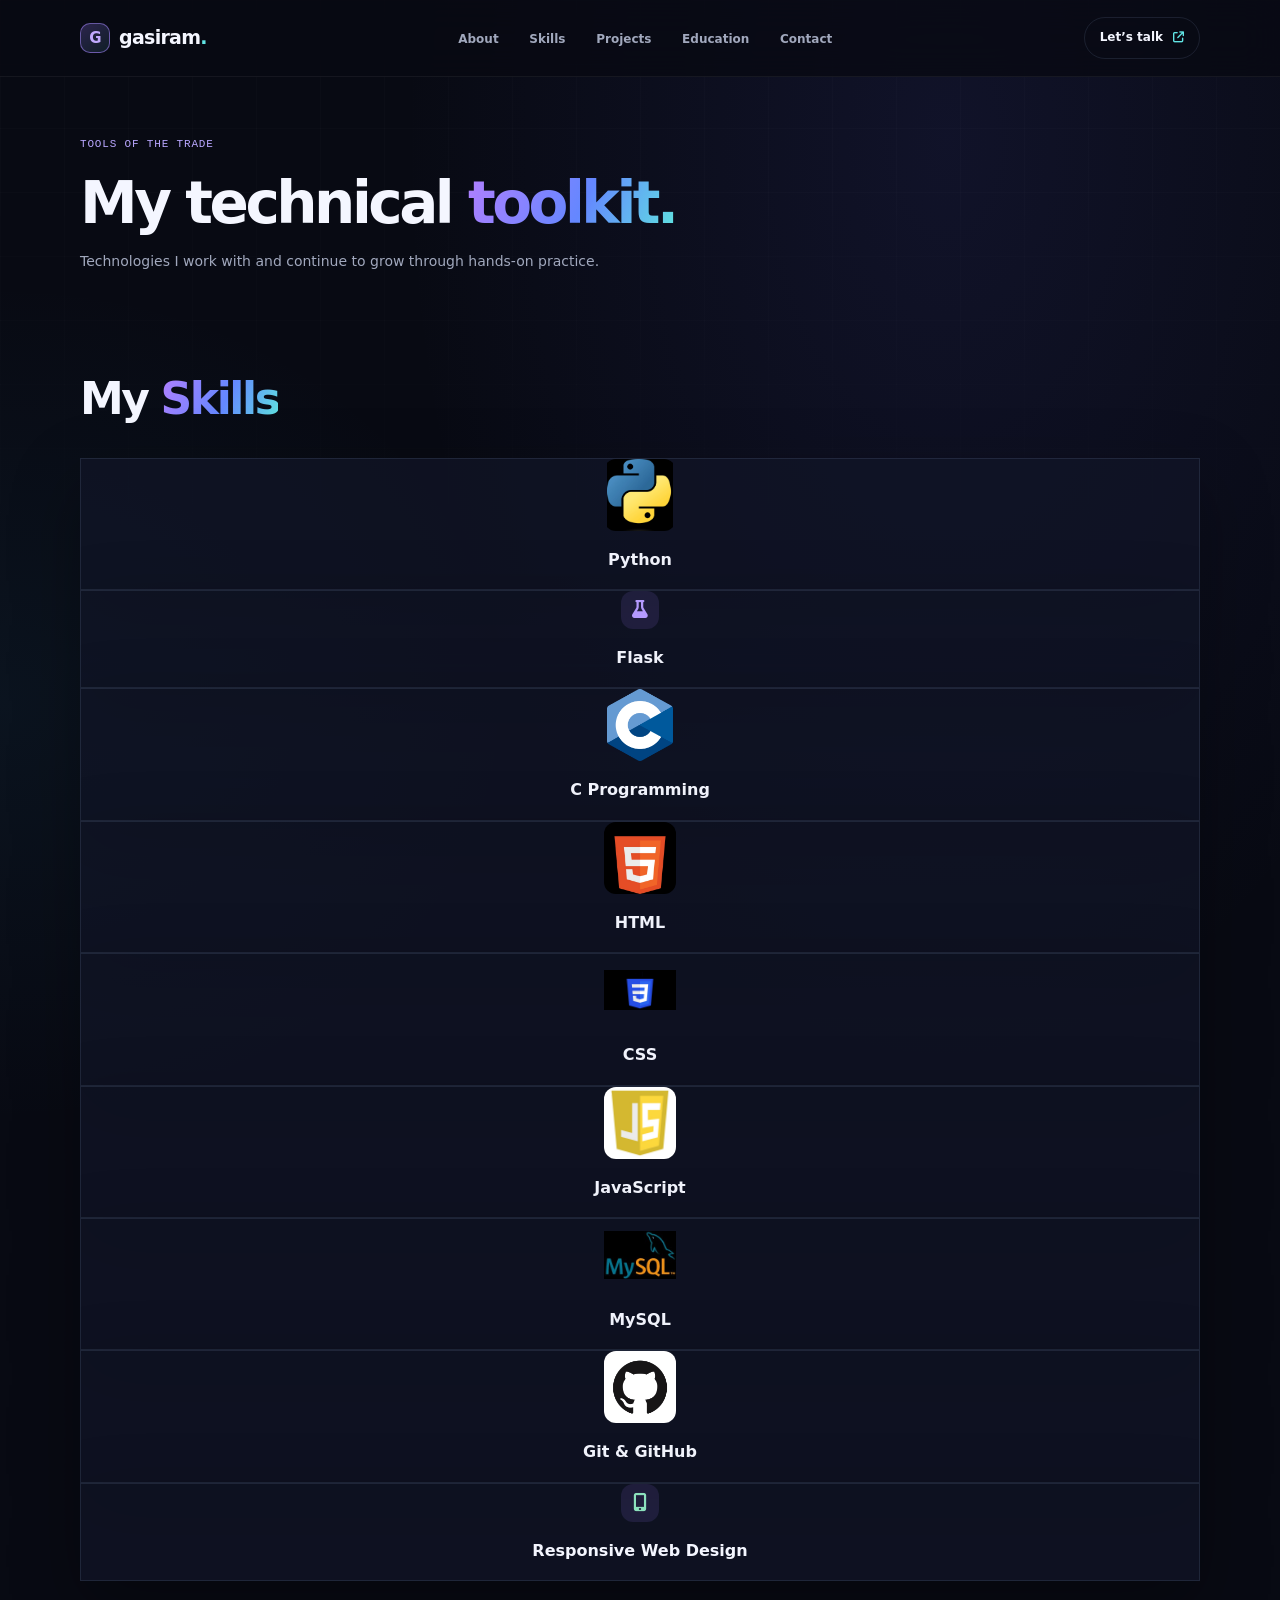
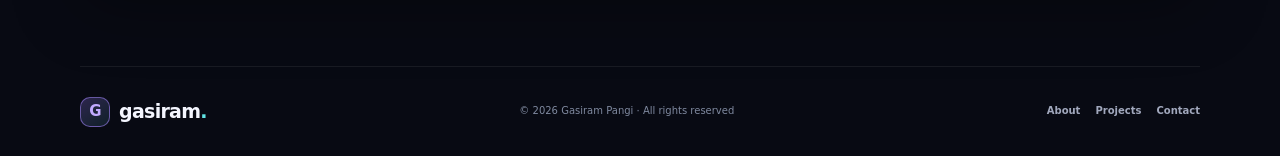
<file: skills.html>
<!DOCTYPE html>
<html lang="en">
<head>
    <meta charset="UTF-8">
    <meta name="viewport" content="width=device-width, initial-scale=1">
    <meta name="theme-color" content="#080a13">
    <meta name="description" content="Explore Gasiram's technical focus in Python, Flask, MySQL, web development, Git, and responsive design.">
    <title>Skills | Gasiram</title>
    <link rel="stylesheet" href="style.css">
    <link rel="stylesheet" href="https://cdnjs.cloudflare.com/ajax/libs/font-awesome/6.5.1/css/all.min.css">
</head>
<body>

<a class="skip-link" href="#main">Skip to content</a>
<header class="site-header">
    <nav class="site-nav" aria-label="Main navigation">
        <a class="brand" href="index.html#home"><span class="brand-mark">G</span>gasiram<span class="brand-dot">.</span></a>
        <ul class="nav-links">
            <li><a href="index.html#about">About</a></li>
            <li><a href="index.html#skills">Skills</a></li>
            <li><a href="index.html#projects">Projects</a></li>
            <li><a href="index.html#education">Education</a></li>
            <li><a href="index.html#contact">Contact</a></li>
        </ul>
        <a class="nav-cta" href="index.html#contact">Let’s talk <i class="fa-solid fa-arrow-up-right-from-square" aria-hidden="true"></i></a>
    </nav>
</header>

<main id="main" class="subpage-main">
<section class="subpage-hero section-shell">
    <p class="eyebrow">Tools of the trade</p>
    <h1>My technical <span class="gradient-text">toolkit.</span></h1>
    <p>Technologies I work with and continue to grow through hands-on practice.</p>
</section>
<section class="skills">

    <h2>My <span>Skills</span></h2>

    <div class="skill-box">

        <div class="card">
            <img src="images/python.jpeg" alt="Python">
            <h3>Python</h3>
        </div>

        <div class="card">
            <span class="card-icon skill-icon flask"><i class="fa-solid fa-flask" aria-hidden="true"></i></span>
            <h3>Flask</h3>
        </div>

        <div class="card">
            <img src="images/C_Programming_Language.svg.webp" alt="C programming">
            <h3>C Programming</h3>
        </div>

        <div class="card">
            <img src="images/html.jpeg" alt="HTML">
            <h3>HTML</h3>
        </div>

        <div class="card">
            <img src="images/css.jpeg" alt="CSS">
            <h3>CSS</h3>
        </div>

        <div class="card">
            <img src="images/javascript.jpeg" alt="JavaScript">
            <h3>JavaScript</h3>
        </div>

        <div class="card">
            <img src="images/mysql.jpeg" alt="MySQL">
            <h3>MySQL</h3>
        </div>

        <div class="card">
            <img src="images/github.jpeg" alt="GitHub">
            <h3>Git &amp; GitHub</h3>
        </div>

        <div class="card">
            <span class="card-icon skill-icon responsive"><i class="fa-solid fa-mobile-screen-button" aria-hidden="true"></i></span>
            <h3>Responsive Web Design</h3>
        </div>
    </div>

</section>
</main>

<footer class="site-footer">
    <a class="brand" href="index.html#home"><span class="brand-mark">G</span>gasiram<span class="brand-dot">.</span></a>
    <p>© <span id="current-year">2026</span> Gasiram Pangi · All rights reserved</p>
    <div class="footer-links"><a href="about.html">About</a><a href="projects.html">Projects</a><a href="contact.html">Contact</a></div>
</footer>

<script src="script.js" defer></script>

</body>
</html>
</file>
<file: style.css>
:root{
    color-scheme:dark;
    --bg:#080a13;
    --bg-soft:#0c1020;
    --surface:rgba(17,22,39,.72);
    --surface-strong:#111629;
    --line:rgba(156,174,220,.13);
    --text:#f4f6ff;
    --muted:#a1a8bd;
    --purple:#9b7bff;
    --blue:#6288ff;
    --cyan:#61e5e5;
    --gradient:linear-gradient(115deg,#ab80ff 5%,#6487ff 55%,#5fe4df 100%);
    --shadow:0 24px 70px rgba(0,0,0,.32);
    --radius:22px;
    --content:1120px;
}

*{box-sizing:border-box}
html{scroll-behavior:smooth;scroll-padding-top:92px}
body{
    margin:0;
    min-width:320px;
    background:
        radial-gradient(ellipse at 74% 8%,rgba(75,77,190,.13),transparent 34rem),
        radial-gradient(ellipse at 0% 40%,rgba(45,133,173,.08),transparent 32rem),
        var(--bg);
    color:var(--text);
    font-family:"Manrope",Inter,ui-sans-serif,system-ui,-apple-system,"Segoe UI",sans-serif;
    line-height:1.65;
    overflow-x:hidden;
}
body::before{
    position:fixed;
    inset:0;
    z-index:-1;
    background-image:linear-gradient(rgba(255,255,255,.018) 1px,transparent 1px),linear-gradient(90deg,rgba(255,255,255,.018) 1px,transparent 1px);
    background-size:64px 64px;
    content:"";
    mask-image:linear-gradient(to bottom,black,transparent 80%);
    pointer-events:none;
}
img{display:block;max-width:100%}
a{color:inherit}
button,input,textarea{font:inherit}
button,a{-webkit-tap-highlight-color:transparent}
button{color:inherit}
::selection{background:rgba(155,123,255,.35);color:#fff}
:focus-visible{outline:2px solid var(--cyan);outline-offset:4px}
.skip-link{
    position:fixed;
    top:10px;
    left:10px;
    z-index:2000;
    padding:10px 14px;
    border-radius:8px;
    background:var(--text);
    color:var(--bg);
    transform:translateY(-150%);
}
.skip-link:focus{transform:translateY(0)}
.site-header{
    position:sticky;
    top:0;
    z-index:1000;
    border-bottom:1px solid rgba(255,255,255,.055);
    background:rgba(8,10,19,.78);
    backdrop-filter:blur(18px);
}
.site-nav{
    width:min(var(--content),calc(100% - 48px));
    min-height:76px;
    margin:auto;
    display:flex;
    align-items:center;
    justify-content:space-between;
    gap:26px;
}
.brand{
    display:inline-flex;
    align-items:center;
    gap:9px;
    color:var(--text);
    font-size:19px;
    font-weight:800;
    letter-spacing:-.7px;
    text-decoration:none;
    white-space:nowrap;
}
.brand-mark{
    display:grid;
    width:30px;
    height:30px;
    place-items:center;
    border:1px solid rgba(166,135,255,.55);
    border-radius:10px;
    background:linear-gradient(145deg,rgba(155,123,255,.25),rgba(97,229,229,.1));
    color:#c2aaff;
    font-size:15px;
}
.brand-dot{margin-left:-9px;color:var(--cyan)}
.nav-links{
    display:flex;
    align-items:center;
    justify-content:center;
    gap:clamp(16px,2.4vw,32px);
    margin:0;
    padding:0;
    list-style:none;
}
.nav-links a,.footer-links a{
    color:var(--muted);
    font-size:12px;
    font-weight:700;
    text-decoration:none;
    transition:color .2s ease;
}
.nav-links a:hover,.footer-links a:hover{color:var(--text)}
.nav-cta{
    display:inline-flex;
    align-items:center;
    gap:10px;
    padding:10px 15px;
    border:1px solid var(--line);
    border-radius:999px;
    color:var(--text);
    font-size:12px;
    font-weight:700;
    text-decoration:none;
    transition:border-color .2s ease,background .2s ease;
}
.nav-cta:hover{border-color:rgba(155,123,255,.55);background:rgba(155,123,255,.08)}
.nav-cta i{color:var(--cyan);font-size:11px}
.section-shell{width:min(var(--content),calc(100% - 48px));margin-inline:auto}
.hero{
    position:relative;
    min-height:min(760px,calc(100svh - 76px));
    display:grid;
    grid-template-columns:1.1fr .9fr;
    align-items:center;
    gap:42px;
    padding-top:74px;
    padding-bottom:105px;
}
.hero-copy{position:relative;z-index:2}
.eyebrow{
    display:flex;
    align-items:center;
    gap:10px;
    margin:0 0 19px;
    color:#b9a7ff;
    font-family:"DM Mono",ui-monospace,monospace;
    font-size:11px;
    letter-spacing:.075em;
    text-transform:uppercase;
}
.status-dot,.timeline-status i{
    width:7px;
    height:7px;
    border-radius:50%;
    background:#67e7bb;
    box-shadow:0 0 12px rgba(103,231,187,.8);
}
.hero h1{
    margin:0;
    font-size:clamp(44px,6.1vw,76px);
    font-weight:800;
    letter-spacing:-.075em;
    line-height:1.07;
}
.gradient-text{
    background:var(--gradient);
    -webkit-background-clip:text;
    background-clip:text;
    color:transparent;
}
.hero-subtitle{margin:17px 0 8px;color:#dce1f0;font-size:clamp(16px,2vw,20px);font-weight:700}
.hero-role{min-height:31px;margin:0 0 11px;color:#aab2c8;font-size:14px;font-weight:600}
.typed-role{color:#c3b4ff}
.typing-caret{
    display:inline-block;
    width:2px;
    height:1em;
    margin-left:4px;
    background:var(--cyan);
    vertical-align:-.12em;
    animation:blink .8s step-end infinite;
}
.hero-description,.section-intro{max-width:560px;color:var(--muted);font-size:15px;line-height:1.85}
.hero-description{margin:0}
.hero-actions{display:flex;flex-wrap:wrap;gap:12px;margin-top:27px}
.button{
    min-height:44px;
    display:inline-flex;
    align-items:center;
    justify-content:center;
    gap:10px;
    padding:11px 17px;
    border:1px solid transparent;
    border-radius:11px;
    font-size:12px;
    font-weight:800;
    text-align:center;
    text-decoration:none;
    transition:transform .2s ease,box-shadow .2s ease,border-color .2s ease,background .2s ease;
}
.button:hover:not(:disabled):not([aria-disabled="true"]){transform:translateY(-2px)}
.button-primary{
    background:var(--gradient);
    box-shadow:0 8px 26px rgba(104,120,255,.22);
    color:#080a13;
}
.button-primary:hover{box-shadow:0 12px 32px rgba(104,120,255,.36)}
.button-secondary{border-color:var(--line);background:rgba(255,255,255,.025);color:var(--text)}
.button-secondary:hover{border-color:rgba(155,123,255,.48);background:rgba(155,123,255,.06)}
.social-links{display:flex;align-items:center;gap:10px;margin-top:26px}
.social-links a{
    width:36px;
    height:36px;
    display:grid;
    place-items:center;
    border:1px solid var(--line);
    border-radius:50%;
    background:rgba(255,255,255,.025);
    color:#d5d9e8;
    text-decoration:none;
    transition:color .2s ease,border-color .2s ease,transform .2s ease;
}
.social-links a:hover{transform:translateY(-2px);border-color:rgba(97,229,229,.5);color:var(--cyan)}
.social-caption{margin-left:4px;color:#8189a0;font-size:10px}
.hero-visual{
    position:relative;
    width:min(100%,430px);
    aspect-ratio:1;
    justify-self:end;
    display:grid;
    place-items:center;
    overflow:clip;
}
.portrait-frame{
    position:relative;
    z-index:1;
    width:70%;
    aspect-ratio:1;
    padding:9px;
    overflow:hidden;
    border:1px solid rgba(185,163,255,.48);
    border-radius:36% 64% 55% 45% / 45% 44% 56% 55%;
    background:linear-gradient(145deg,rgba(155,123,255,.3),rgba(97,229,229,.12));
    box-shadow:0 0 60px rgba(106,91,238,.18),inset 0 0 24px rgba(255,255,255,.08);
    animation:morph 12s ease-in-out infinite;
}
.portrait-frame img{width:100%;height:100%;border-radius:inherit;object-fit:cover;object-position:center}
.orbit{
    position:absolute;
    width:90%;
    aspect-ratio:1;
    border:1px solid rgba(151,133,255,.19);
    border-radius:50%;
}
.orbit-one{transform:rotate(24deg) scaleY(.62)}
.orbit-two{width:106%;border-color:rgba(97,229,229,.12);transform:rotate(-30deg) scaleY(.7)}
.hero-glow{
    position:absolute;
    width:55%;
    aspect-ratio:1;
    border-radius:50%;
    background:#6557db;
    filter:blur(95px);
    opacity:.2;
}
.floating-chip{
    position:absolute;
    z-index:2;
    display:flex;
    align-items:center;
    gap:8px;
    padding:10px 14px;
    border:1px solid rgba(178,188,230,.18);
    border-radius:12px;
    background:rgba(17,22,39,.82);
    box-shadow:0 12px 34px rgba(0,0,0,.26);
    color:#e7e9f4;
    font-size:11px;
    font-weight:700;
    backdrop-filter:blur(14px);
}
.floating-chip i{color:#a990ff}
.chip-python{top:22%;right:0}
.chip-flask{bottom:22%;left:0}
.scroll-hint{
    position:absolute;
    bottom:28px;
    left:0;
    display:flex;
    align-items:center;
    gap:10px;
    color:#828ba2;
    font-family:"DM Mono",ui-monospace,monospace;
    font-size:10px;
    text-decoration:none;
}
.scroll-hint span{width:20px;height:30px;border:1px solid #5a6480;border-radius:20px}
.scroll-hint span::after{display:block;width:2px;height:6px;margin:6px auto;border-radius:2px;background:var(--cyan);content:"";animation:scroll 1.4s ease-in-out infinite}
.section{padding-top:105px;padding-bottom:105px}
.section-heading{max-width:650px;margin-bottom:38px}
.section-heading h2,.contact-copy h2{
    margin:0;
    font-size:clamp(32px,4.2vw,48px);
    font-weight:800;
    letter-spacing:-.06em;
    line-height:1.15;
}
.section-heading .eyebrow{margin-bottom:13px}
.section-intro{margin:14px 0 0;font-size:13px}
.section-heading-centered{text-align:center;margin-inline:auto}
.section-heading-centered .eyebrow{justify-content:center}
.section-heading-centered .section-intro{margin-inline:auto}
.about-grid{display:grid;grid-template-columns:1.1fr .9fr;gap:22px;align-items:stretch}
.glass-card{
    border:1px solid var(--line);
    background:linear-gradient(145deg,rgba(20,25,44,.78),rgba(13,17,31,.74));
    box-shadow:var(--shadow);
    backdrop-filter:blur(16px);
}
.about-copy{padding:30px;border-radius:var(--radius)}
.about-copy p{margin:0 0 15px;color:var(--muted);font-size:13px;line-height:1.9}
.about-copy .lead{margin-bottom:17px;color:#edf0fa;font-size:18px;font-weight:700;line-height:1.65}
.text-link{
    display:inline-flex;
    align-items:center;
    gap:9px;
    margin-top:12px;
    color:#b9a6ff;
    font-size:12px;
    font-weight:800;
    text-decoration:none;
}
.text-link i{font-size:10px;transition:transform .2s ease}
.text-link:hover i{transform:translateX(4px)}
.about-facts{display:grid;gap:12px}
.fact-card{display:flex;align-items:center;gap:15px;padding:17px;border-radius:17px}
.fact-icon,.achievement-icon{
    flex:0 0 auto;
    width:42px;
    height:42px;
    display:grid;
    place-items:center;
    border:1px solid rgba(155,123,255,.24);
    border-radius:13px;
    background:rgba(155,123,255,.1);
    color:#bda9ff;
}
.fact-card h3,.achievement-card h3{margin:0 0 3px;font-size:13px}
.fact-card p,.achievement-card p{margin:0;color:var(--muted);font-size:11px;line-height:1.65}
.skills-section{padding-top:90px}
.skills-grid{display:grid;grid-template-columns:repeat(4,minmax(0,1fr));gap:13px}
.skill-card{min-height:174px;padding:17px;border-radius:17px;transition:transform .25s ease,border-color .25s ease}
.skill-card:hover,.project-card:hover,.achievement-card:hover{transform:translateY(-5px);border-color:rgba(155,123,255,.36)}
.skill-icon{
    width:38px;
    height:38px;
    display:grid;
    place-items:center;
    margin-bottom:13px;
    border-radius:12px;
    background:rgba(155,123,255,.12);
    color:#b59aff;
    font-size:18px;
}
.skill-icon.python{color:#80c8ff}.skill-icon.mysql{color:#55d9e4}.skill-icon.html{color:#ff987e}.skill-icon.css{color:#81a2ff}.skill-icon.javascript{color:#f3d16f}.skill-icon.git{color:#e6a1a1}.skill-icon.responsive{color:#8ce1bd}
.skill-card h3{margin:0;font-size:13px}
.skill-card p{margin:4px 0 13px;color:var(--muted);font-size:10px}
.skill-meter{height:3px;overflow:hidden;border-radius:4px;background:rgba(255,255,255,.07)}
.skill-meter span{display:block;width:100%;height:100%;border-radius:4px;background:linear-gradient(90deg,var(--purple),var(--blue),var(--cyan));opacity:.68}
.skills-note{display:flex;align-items:center;justify-content:center;gap:8px;margin:20px 0 0;color:#7f899f;font-size:10px}
.skills-note i{color:#a995ff}
.centered-link{display:flex;width:max-content;margin:19px auto 0}
.projects-section{padding-top:90px}
.project-filters{display:flex;flex-wrap:wrap;gap:8px;margin:0 0 21px}
.filter-button{
    min-height:34px;
    padding:7px 12px;
    border:1px solid var(--line);
    border-radius:999px;
    background:transparent;
    color:var(--muted);
    cursor:pointer;
    font-size:10px;
    font-weight:700;
    transition:background .2s ease,border-color .2s ease,color .2s ease;
}
.filter-button:hover,.filter-button.is-active{border-color:rgba(155,123,255,.45);background:rgba(155,123,255,.13);color:#e8e1ff}
.projects-grid{display:grid;grid-template-columns:repeat(3,minmax(0,1fr));gap:16px}
.project-card{overflow:hidden;border-radius:18px;transition:transform .25s ease,border-color .25s ease}
.project-card[hidden]{display:none}
.project-preview{
    position:relative;
    height:190px;
    display:grid;
    place-items:center;
    overflow:hidden;
    background:linear-gradient(135deg,#17132e,#112439);
}
.project-preview>img{width:100%;height:100%;object-fit:cover;transition:transform .5s ease}
.project-card:hover .project-preview>img{transform:scale(1.045)}
.project-index{
    position:absolute;
    top:12px;
    right:12px;
    padding:5px 8px;
    border:1px solid rgba(255,255,255,.2);
    border-radius:7px;
    background:rgba(7,9,17,.6);
    color:#eef0fa;
    font-family:"DM Mono",ui-monospace,monospace;
    font-size:9px;
    backdrop-filter:blur(8px);
}
.project-body{padding:17px}
.project-type,.timeline-label{
    margin:0 0 7px;
    color:#aa95ff;
    font-family:"DM Mono",ui-monospace,monospace;
    font-size:9px;
    letter-spacing:.05em;
    text-transform:uppercase;
}
.project-body h3{margin:0 0 8px;font-size:15px;line-height:1.4}
.project-body>p:not(.project-type){min-height:52px;margin:0;color:var(--muted);font-size:11px;line-height:1.7}
.tag-list{display:flex;flex-wrap:wrap;gap:6px;margin-top:13px}
.tag-list span{padding:5px 8px;border:1px solid rgba(255,255,255,.08);border-radius:999px;background:rgba(255,255,255,.03);color:#bbc3d7;font-size:9px}
.project-actions{display:flex;flex-wrap:wrap;gap:7px;margin-top:15px}
.button-small{min-height:32px;padding:7px 9px;border-radius:8px;font-size:9px}
.button-muted{border-color:rgba(255,255,255,.07);background:rgba(255,255,255,.025);color:#788197;cursor:not-allowed}
.project-actions .button-secondary{font-size:9px}
.pixora-preview{background:radial-gradient(ellipse at 70% 22%,rgba(93,92,193,.8),transparent 52%),linear-gradient(135deg,#311948,#101b36 68%,#153b56)}
.mock-window{width:68%;height:78%;overflow:hidden;border:1px solid rgba(255,255,255,.25);border-radius:12px;background:rgba(10,12,24,.75);box-shadow:0 18px 55px rgba(0,0,0,.35);transform:rotate(-3deg)}
.mock-top{height:24px;display:flex;align-items:center;gap:4px;padding:0 8px;border-bottom:1px solid rgba(255,255,255,.1);color:#aaa6c7;font-family:"DM Mono",monospace;font-size:7px}
.mock-top i{width:5px;height:5px;border-radius:50%;background:#df78a8}
.mock-top i:nth-child(2){background:#e8c274}.mock-top i:nth-child(3){background:#7bd7b5}
.mock-top span{margin-left:8px}
.mock-post{width:74%;margin:12px auto}
.mock-avatar{width:14px;height:14px;border:2px solid #df85e4;border-radius:50%}
.mock-lines{display:grid;gap:3px;margin:-12px 0 8px 20px}
.mock-lines i{width:55%;height:3px;border-radius:5px;background:#a49ec9}.mock-lines i+ i{width:32%;background:#6f769a}
.mock-image{height:65px;border-radius:6px;background:linear-gradient(135deg,#7144a9,#367ba3 60%,#f193bc)}
.mock-controls{display:flex;gap:8px;margin-top:6px}.mock-controls i{width:11px;height:5px;border-radius:5px;background:#e798d7}
.library-preview{background:radial-gradient(ellipse at 80% 10%,rgba(55,156,184,.38),transparent 50%),linear-gradient(135deg,#111e32,#111226)}
.library-ui{position:relative;width:72%;height:75%;border:1px solid rgba(137,204,217,.3);border-radius:10px;background:rgba(7,13,26,.76);box-shadow:0 20px 45px rgba(0,0,0,.35)}
.library-sidebar{position:absolute;inset:0 auto 0 0;width:17%;border-radius:10px 0 0 10px;background:rgba(90,115,192,.3)}
.library-book{position:absolute;top:24%;width:17%;height:35%;border-radius:3px 6px 6px 3px;box-shadow:inset 4px 0 rgba(255,255,255,.12)}
.book-one{left:29%;background:linear-gradient(145deg,#8b75db,#443d82)}.book-two{left:51%;background:linear-gradient(145deg,#57b8bd,#286774)}.book-three{left:73%;background:linear-gradient(145deg,#d2a35f,#84623d)}
.library-row{position:absolute;left:28%;bottom:22%;width:55%;height:4px;border-radius:5px;background:rgba(206,221,242,.38)}.library-row+.library-row{bottom:12%;width:38%;background:rgba(206,221,242,.2)}
.attendance-preview{background:radial-gradient(ellipse at 25% 80%,rgba(71,112,218,.35),transparent 52%),linear-gradient(135deg,#141b38,#0e2736)}
.attendance-ui{width:72%;height:75%;padding:13px;border:1px solid rgba(121,175,224,.29);border-radius:10px;background:rgba(8,14,27,.73);box-shadow:0 20px 45px rgba(0,0,0,.3)}
.attendance-heading{display:flex;align-items:center;gap:8px;color:#86dfe2}.attendance-heading i{font-size:12px}.attendance-heading span{width:38%;height:5px;border-radius:4px;background:rgba(233,241,255,.55)}
.attendance-stat{display:flex;gap:7px;margin:14px 0 10px}.attendance-stat i{height:22px;flex:1;border:1px solid rgba(121,175,224,.15);border-radius:5px;background:linear-gradient(135deg,rgba(104,128,255,.23),rgba(72,200,192,.12))}
.attendance-table{display:grid;gap:5px}.attendance-table i{height:7px;border-radius:3px;background:rgba(220,230,247,.16)}.attendance-table i:nth-child(2n){width:76%;background:rgba(105,220,204,.25)}
.education-section{padding-top:90px}
.timeline{position:relative;display:grid;gap:14px;max-width:800px;margin-inline:auto}
.timeline::before{position:absolute;top:22px;bottom:22px;left:22px;width:1px;background:linear-gradient(var(--purple),rgba(97,229,229,.15));content:""}
.timeline-item{position:relative;display:flex;gap:18px;padding:21px;border-radius:17px}
.timeline-marker{z-index:1;flex:0 0 44px;width:44px;height:44px;display:grid;place-items:center;border:1px solid rgba(155,123,255,.35);border-radius:14px;background:#19152d;color:#c1acff}
.timeline-item h3{margin:0 0 7px;font-size:15px}
.timeline-item p:not(.timeline-label){max-width:640px;margin:0;color:var(--muted);font-size:11px;line-height:1.8}
.timeline-status{display:inline-flex;align-items:center;gap:8px;margin-top:12px;color:#a8e8ce;font-size:10px}
.timeline-status i{width:6px;height:6px;font-size:0}
.timeline-item .text-link{margin-top:11px;font-size:10px}
.achievements-section{padding-top:88px}
.achievement-grid{display:grid;grid-template-columns:repeat(3,minmax(0,1fr));gap:14px}
.achievement-card{padding:20px;border-radius:17px;transition:transform .25s ease,border-color .25s ease}
.achievement-card h3{margin-top:15px;font-size:13px}
.achievement-card p{font-size:11px;line-height:1.8}
.achievement-icon{width:38px;height:38px}
.verification-note{margin:17px 0 0;color:#818a9f;font-size:10px}
.contact-section{padding-top:90px;padding-bottom:100px}
.contact-panel{display:grid;grid-template-columns:1fr .88fr;gap:40px;padding:38px;border-radius:26px}
.contact-copy h2{max-width:490px;font-size:clamp(32px,4vw,44px)}
.contact-copy>p:not(.eyebrow){max-width:490px;margin:15px 0 0;color:var(--muted);font-size:12px;line-height:1.85}
.contact-methods{display:grid;gap:12px;margin-top:23px}
.contact-methods a{display:flex;align-items:center;gap:12px;color:var(--text);font-size:11px;text-decoration:none}
.contact-methods a>i{width:35px;height:35px;display:grid;place-items:center;border:1px solid var(--line);border-radius:11px;background:rgba(155,123,255,.08);color:#baa5ff}
.contact-methods small{display:block;margin-bottom:2px;color:#8f98ad;font-size:9px}
.contact-socials{margin-top:20px}
.contact-form{display:grid;align-content:start;gap:8px}
.contact-form label{margin-top:7px;color:#cbd1e1;font-size:10px;font-weight:700}
.contact-form input,.contact-form textarea{
    width:100%;
    min-height:42px;
    padding:11px 12px;
    border:1px solid rgba(159,175,215,.15);
    border-radius:9px;
    outline:none;
    background:rgba(5,8,17,.43);
    color:var(--text);
    font-size:11px;
    transition:border-color .2s ease,box-shadow .2s ease;
}
.contact-form textarea{min-height:92px;resize:vertical}
.contact-form input::placeholder,.contact-form textarea::placeholder{color:#737d95}
.contact-form input:focus,.contact-form textarea:focus{border-color:rgba(155,123,255,.68);box-shadow:0 0 0 3px rgba(155,123,255,.1)}
.contact-form button{margin-top:8px;cursor:pointer}
.form-note{margin:2px 0 0;color:#7f899f;font-size:9px}
.site-footer{
    width:min(var(--content),calc(100% - 48px));
    min-height:90px;
    display:flex;
    align-items:center;
    justify-content:space-between;
    gap:18px;
    margin:auto;
    border-top:1px solid rgba(255,255,255,.07);
}
.site-footer p{margin:0;color:#7f899f;font-size:10px}
.footer-links{display:flex;gap:15px}
.footer-links a{font-size:10px}
.back-to-top{
    position:fixed;
    right:22px;
    bottom:22px;
    z-index:900;
    width:42px;
    height:42px;
    display:grid;
    place-items:center;
    border:1px solid rgba(185,163,255,.32);
    border-radius:14px;
    background:rgba(19,22,40,.88);
    color:#c3afff;
    cursor:pointer;
    opacity:0;
    pointer-events:none;
    transform:translateY(8px);
    transition:opacity .2s ease,transform .2s ease,background .2s ease;
    backdrop-filter:blur(12px);
}
.back-to-top.is-visible{opacity:1;pointer-events:auto;transform:translateY(0)}
.back-to-top:hover{background:#27203f}
.reveal{opacity:1;transform:none;transition:transform .65s ease}
.js .reveal{transform:translateY(12px)}
.js .reveal.is-visible{transform:translateY(0)}
.reveal:nth-child(2){transition-delay:.06s}.reveal:nth-child(3){transition-delay:.12s}.reveal:nth-child(4){transition-delay:.18s}

/* Existing detail pages share the portfolio's visual system. */
.subpage-main{min-height:calc(100vh - 166px);padding-top:58px}
.subpage-hero{margin-bottom:35px}
.subpage-hero h1{margin:0;font-size:clamp(38px,5vw,58px);letter-spacing:-.06em;line-height:1.1}
.subpage-hero p:not(.eyebrow){max-width:680px;color:var(--muted);font-size:14px}
.about,.skills,.projects,.contact{width:min(var(--content),calc(100% - 48px));margin:0 auto;padding:35px 0 85px;background:transparent}
.about-container{display:grid;grid-template-columns:.75fr 1.25fr;align-items:center;gap:36px}
.about-image{flex:auto}
.about-image img{width:100%;max-width:370px;height:360px;object-fit:cover;border:1px solid var(--line);border-radius:22px;box-shadow:var(--shadow)}
.about-content{flex:auto}
.about-content h2,.contact h2,.projects h2,.skills h2{margin:0 0 22px;color:var(--text);font-size:clamp(32px,4vw,44px);letter-spacing:-.055em}
.about-content h2 span,.contact h2 span,.projects h2 span,.skills h2 span{background:var(--gradient);-webkit-background-clip:text;background-clip:text;color:transparent}
.about-content p,.about-info p{color:var(--muted);font-size:13px;line-height:1.85}
.about-info{justify-content:flex-start;gap:12px 30px}
.about-info p{margin:8px 0}
.about-info strong{color:#c5b4ff}
.skills{padding-top:55px;text-align:left}
.skills h2{text-align:left}
.skill-box{grid-template-columns:repeat(auto-fit,minmax(190px,1fr));gap:14px}
.card{border:1px solid var(--line);background:var(--surface);box-shadow:var(--shadow);text-align:center;transition:transform .25s ease,border-color .25s ease}
.card:hover{transform:translateY(-5px);border-color:rgba(155,123,255,.36)}
.card img{width:72px;height:72px;margin-inline:auto;border-radius:12px;object-fit:contain}
.card .card-icon{margin:0 auto 13px}
.card h3{color:var(--text);font-size:16px}
.projects{padding-top:55px;text-align:left}
.projects h2{margin-bottom:12px}
.projects>.section-intro{margin:0 0 25px}
.project-box{grid-template-columns:repeat(auto-fit,minmax(270px,1fr));gap:16px}
.project{border:1px solid var(--line);background:var(--surface);box-shadow:var(--shadow)}
.project:hover{transform:translateY(-5px);box-shadow:var(--shadow);border-color:rgba(155,123,255,.36)}
.project img{height:200px}
.project h3{padding:0 18px;color:var(--text);font-size:18px}
.project p{color:var(--muted);font-size:12px;line-height:1.75}
.projects .tag-list{padding:0 20px}
.projects .project-actions{padding:0 20px 20px}
.project a{background:var(--gradient);color:#080a13}
.project a:hover{background:var(--gradient)}
.contact{padding-top:55px}
.contact h2{text-align:left}
.contact-container{gap:16px}
.contact-container form,.contact-info{min-width:0;border:1px solid var(--line);background:var(--surface);box-shadow:var(--shadow)}
.contact-container form{display:grid;gap:8px}
.contact-container input,.contact-container textarea{margin:0;border-color:rgba(159,175,215,.15);background:rgba(5,8,17,.43);color:var(--text)}
.contact-container input:focus,.contact-container textarea:focus{border-color:rgba(155,123,255,.68)}
.contact-container button{background:var(--gradient);color:#080a13;font-weight:800}
.contact-info h3{color:#c2adff}
.contact-info p{overflow-wrap:anywhere;color:var(--muted);font-size:13px}
.contact-info i{color:#b6a0ff}
footer:not(.site-footer){margin-top:25px;border-top:1px solid rgba(255,255,255,.07);background:transparent;color:#8992a8;font-size:11px}

@keyframes blink{50%{opacity:0}}
@keyframes scroll{0%,100%{transform:translateY(0);opacity:1}70%{transform:translateY(8px);opacity:0}}
@keyframes morph{0%,100%{border-radius:36% 64% 55% 45% / 45% 44% 56% 55%}50%{border-radius:57% 43% 42% 58% / 58% 47% 53% 42%}}

@media(max-width:900px){
    .nav-links{gap:15px}
    .nav-links a{font-size:11px}
    .hero{gap:20px}
    .projects-grid{grid-template-columns:repeat(2,minmax(0,1fr))}
}
@media(max-width:700px){
    html{scroll-padding-top:120px}
    .site-nav{width:calc(100% - 32px);min-height:unset;flex-wrap:wrap;gap:8px 14px;padding:12px 0}
    .brand{font-size:17px}
    .nav-cta{margin-left:auto;padding:8px 12px}
    .nav-links{order:3;width:100%;justify-content:space-between;gap:8px;padding:6px 0 2px}
    .nav-links a{font-size:10px}
    .section-shell{width:calc(100% - 36px)}
    .hero{min-height:auto;grid-template-columns:1fr;gap:30px;padding-top:68px;padding-bottom:90px}
    .hero-copy{max-width:620px}
    .hero h1{font-size:clamp(44px,10.5vw,68px)}
    .hero-subtitle{font-size:16px}
    .hero-visual{width:min(78vw,360px);justify-self:center;grid-row:1;margin-bottom:2px}
    .hero-copy{grid-row:2}
    .scroll-hint{bottom:25px}
    .section{padding-top:76px;padding-bottom:76px}
    .about-grid{grid-template-columns:1fr}
    .about-facts{grid-template-columns:repeat(3,minmax(0,1fr))}
    .fact-card{align-items:flex-start;flex-direction:column;padding:14px}
    .skills-grid{grid-template-columns:repeat(2,minmax(0,1fr))}
    .contact-panel{grid-template-columns:1fr;padding:25px}
    .subpage-main{padding-top:42px}
    .about,.skills,.projects,.contact{width:calc(100% - 36px)}
    .about-container{grid-template-columns:1fr}
    .about-image img{height:320px}
    .site-footer{width:calc(100% - 36px);flex-wrap:wrap;padding:20px 0}
}
@media(max-width:480px){
    .site-nav{width:calc(100% - 26px)}
    .nav-links{gap:5px}
    .nav-links a{font-size:9px}
    .nav-cta{font-size:10px}
    .section-shell,.about,.skills,.projects,.contact{width:calc(100% - 30px)}
    .hero{padding-top:48px}
    .hero h1{font-size:clamp(40px,11vw,54px)}
    .hero-description{font-size:13px}
    .hero-subtitle{font-size:15px}
    .hero-visual{width:min(76vw,310px)}
    .floating-chip{padding:8px 10px;font-size:9px}
    .chip-python{right:-2%}.chip-flask{left:-2%}
    .hero-actions{align-items:stretch;flex-direction:column;max-width:290px}
    .hero-actions .button{width:100%}
    .social-caption{font-size:9px}
    .section{padding-top:62px;padding-bottom:62px}
    .section-heading{margin-bottom:25px}
    .section-heading h2,.contact-copy h2{font-size:34px}
    .about-copy{padding:21px}
    .about-copy .lead{font-size:16px}
    .about-facts{grid-template-columns:1fr}
    .fact-card{align-items:center;flex-direction:row}
    .skills-grid{gap:9px}
    .skill-card{min-height:158px;padding:13px}
    .project-filters{gap:6px}
    .filter-button{padding-inline:9px;font-size:9px}
    .projects-grid{grid-template-columns:1fr}
    .project-preview{height:205px}
    .project-body>p:not(.project-type){min-height:0}
    .achievement-grid{grid-template-columns:1fr}
    .timeline-item{gap:13px;padding:16px}
    .timeline-marker{flex-basis:38px;width:38px;height:38px}
    .timeline::before{left:19px}
    .contact-panel{gap:28px;padding:19px}
    .contact-methods a{font-size:10px}
    .site-footer{justify-content:center;text-align:center}
    .site-footer p{width:100%;order:3}
    .footer-links{gap:11px}
    .footer-links a{font-size:9px}
    .back-to-top{right:12px;bottom:12px;width:38px;height:38px}
    .project-actions{gap:6px}
    .button-small{padding-inline:8px}
}
@media(prefers-reduced-motion:reduce){
    *,*::before,*::after{scroll-behavior:auto!important;animation-duration:.01ms!important;animation-iteration-count:1!important;transition-duration:.01ms!important}
    .reveal{opacity:1;transform:none}
}
</file>
